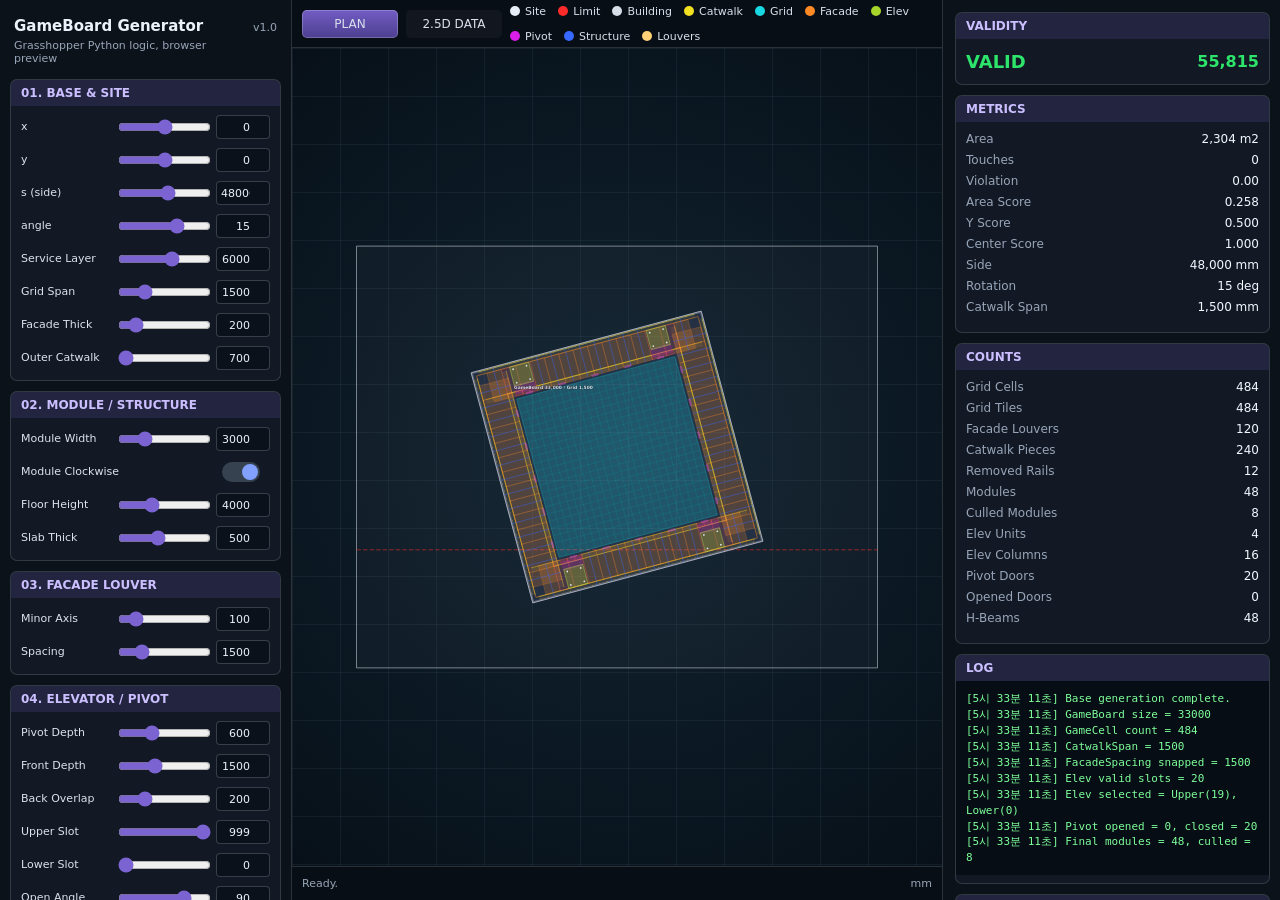
<file: index.html>
<!doctype html>
<html lang="ko">
  <head>
    <meta charset="UTF-8" />
    <meta name="viewport" content="width=device-width, initial-scale=1.0" />
    <title>GameBoard Generator Web</title>
    <link rel="stylesheet" href="./style.css" />
  </head>
  <body>
    <main class="app-shell">
      <aside class="sidebar">
        <div class="brand">
          <div>
            <h1>GameBoard Generator</h1>
            <p>Grasshopper Python logic, browser preview</p>
          </div>
          <span>v1.0</span>
        </div>

        <section class="control-group">
          <h2>01. Base & Site</h2>
          <div id="baseControls" class="control-stack"></div>
        </section>

        <section class="control-group">
          <h2>02. Module / Structure</h2>
          <div id="moduleControls" class="control-stack"></div>
        </section>

        <section class="control-group">
          <h2>03. Facade Louver</h2>
          <div id="facadeControls" class="control-stack"></div>
        </section>

        <section class="control-group">
          <h2>04. Elevator / Pivot</h2>
          <div id="elevControls" class="control-stack"></div>
        </section>

        <section class="control-group">
          <h2>05. Display</h2>
          <div id="displayControls" class="control-stack"></div>
        </section>

        <button class="danger" id="resetBtn">Reset All</button>
      </aside>

      <section class="canvas-panel">
        <header class="toolbar">
          <div class="tab active">PLAN</div>
          <div class="tab">2.5D DATA</div>
          <div class="legend" id="legend"></div>
        </header>
        <div class="viewport">
          <svg id="boardSvg" role="img" aria-label="Generated game board plan"></svg>
        </div>
        <footer class="statusbar">
          <span id="cursorReadout">Ready.</span>
          <span id="scaleReadout">mm</span>
        </footer>
      </section>

      <aside class="inspector">
        <section class="metric-card validity">
          <h2>Validity</h2>
          <div class="valid-row">
            <strong id="validText">VALID</strong>
            <span id="fitnessText">0</span>
          </div>
        </section>

        <section class="metric-card">
          <h2>Metrics</h2>
          <dl id="metricsList"></dl>
        </section>

        <section class="metric-card">
          <h2>Counts</h2>
          <dl id="countsList"></dl>
        </section>

        <section class="metric-card log-card">
          <h2>Log</h2>
          <pre id="logOutput"></pre>
        </section>

        <section class="metric-card">
          <h2>Export</h2>
          <div class="export-grid">
            <button id="exportJsonBtn">Export JSON</button>
            <button id="exportSvgBtn">Export SVG</button>
          </div>
        </section>
      </aside>
    </main>

    <script src="./app.js"></script>
  </body>
</html>
</file>
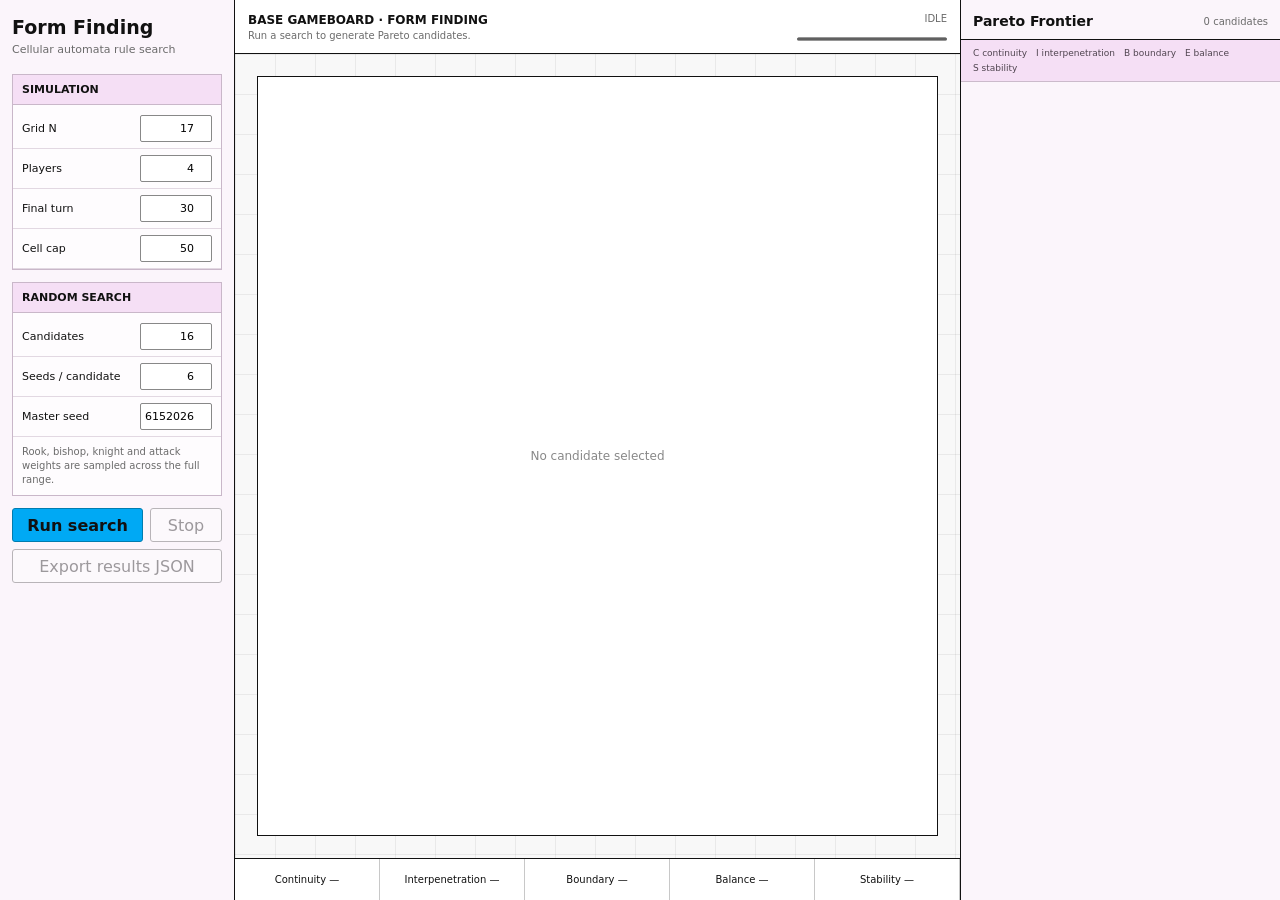
<file: base-gameboard-form-finding/index.html>
<!doctype html>
<html lang="ko">
  <head>
    <meta charset="UTF-8">
    <meta name="viewport" content="width=device-width, initial-scale=1.0">
    <title>Base GameBoard · Form Finding</title>
    <link rel="stylesheet" href="./style.css">
  </head>
  <body>
    <main class="appShell">
      <aside class="settingsPanel">
        <header class="brand">
          <h1>Form Finding</h1>
          <p>Cellular automata rule search</p>
        </header>

        <section class="controlSection">
          <h2>Simulation</h2>
          <label>Grid N <input id="gridSize" type="number" min="4" max="31" value="17"></label>
          <label>Players <input id="playerCount" type="number" min="2" max="8" value="4"></label>
          <label>Final turn <input id="turnCount" type="number" min="1" max="200" value="30"></label>
          <label>Cell cap <input id="cellCap" type="number" min="1" max="400" value="50"></label>
        </section>

        <section class="controlSection">
          <h2>Random Search</h2>
          <label>Candidates <input id="candidateCount" type="number" min="2" max="200" value="16"></label>
          <label>Seeds / candidate <input id="seedCount" type="number" min="2" max="50" value="6"></label>
          <label>Master seed <input id="masterSeed" type="number" min="1" max="9999999" value="6152026"></label>
          <p class="hint">Rook, bishop, knight and attack weights are sampled across the full range.</p>
        </section>

        <div class="commandRow">
          <button id="runButton" class="primaryButton" type="button">Run search</button>
          <button id="stopButton" type="button" disabled>Stop</button>
        </div>
        <button id="exportButton" type="button" disabled>Export results JSON</button>
      </aside>

      <section class="workspace">
        <header class="workspaceBar">
          <div>
            <strong>BASE GAMEBOARD · FORM FINDING</strong>
            <span id="selectionLabel">Run a search to generate Pareto candidates.</span>
          </div>
          <div class="statusBlock">
            <span id="progressText">IDLE</span>
            <progress id="searchProgress" max="1" value="0"></progress>
          </div>
        </header>

        <div class="boardArea">
          <svg id="resultBoard" viewBox="0 0 1000 1000" aria-label="Representative final pattern"></svg>
          <div id="emptyState">No candidate selected</div>
        </div>

        <footer class="metricBar" id="metricBar">
          <span>Continuity —</span>
          <span>Interpenetration —</span>
          <span>Boundary —</span>
          <span>Balance —</span>
          <span>Stability —</span>
        </footer>
      </section>

      <aside class="resultsPanel">
        <header>
          <h2>Pareto Frontier</h2>
          <span id="resultSummary">0 candidates</span>
        </header>
        <div class="axisLegend">
          <span>C continuity</span>
          <span>I interpenetration</span>
          <span>B boundary</span>
          <span>E balance</span>
          <span>S stability</span>
        </div>
        <div id="resultList" class="resultList"></div>
      </aside>
    </main>
    <script type="module" src="./form-app.js"></script>
  </body>
</html>
</file>
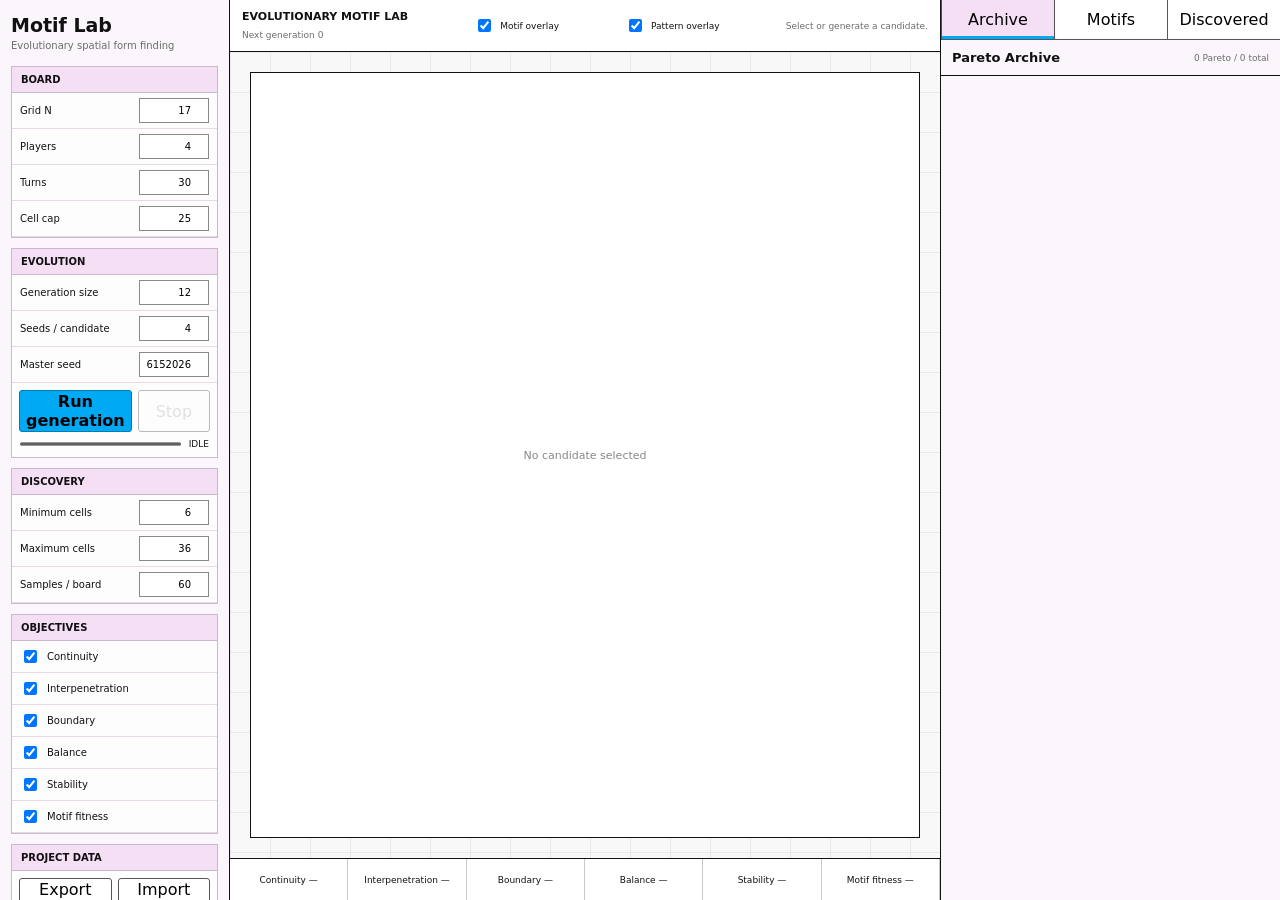
<file: base-gameboard-motif-lab/index.html>
<!doctype html>
<html lang="ko">
<head>
  <meta charset="UTF-8">
  <meta name="viewport" content="width=device-width, initial-scale=1.0">
  <title>Evolutionary Motif Lab</title>
  <link rel="stylesheet" href="./style.css">
  <link rel="stylesheet" href="./overlay.css">
</head>
<body>
  <main class="app">
    <aside class="sidebar">
      <header class="brand">
        <h1>Motif Lab</h1>
        <p>Evolutionary spatial form finding</p>
      </header>

      <section class="panel">
        <h2>Board</h2>
        <label>Grid N <input id="sizeInput" type="number" min="4" max="31"></label>
        <label>Players <input id="playersInput" type="number" min="2" max="8"></label>
        <label>Turns <input id="turnsInput" type="number" min="1" max="200"></label>
        <label>Cell cap <input id="capInput" type="number" min="1" max="400"></label>
        <p id="occupancyWarning" class="warning" hidden></p>
      </section>

      <section class="panel">
        <h2>Evolution</h2>
        <label>Generation size <input id="generationSizeInput" type="number" min="2" max="100"></label>
        <label>Seeds / candidate <input id="seedsInput" type="number" min="2" max="30"></label>
        <label>Master seed <input id="masterSeedInput" type="number" min="1" max="99999999"></label>
        <div class="buttonGrid">
          <button id="runGenerationBtn" class="primary">Run generation</button>
          <button id="stopBtn" disabled>Stop</button>
        </div>
        <div class="progressLine"><progress id="progress" max="1" value="0"></progress><span id="progressLabel">IDLE</span></div>
      </section>

      <section class="panel">
        <h2>Discovery</h2>
        <label>Minimum cells <input id="minPatternInput" type="number" min="4" max="100"></label>
        <label>Maximum cells <input id="maxPatternInput" type="number" min="6" max="200"></label>
        <label>Samples / board <input id="sampleInput" type="number" min="5" max="500"></label>
      </section>

      <section class="panel">
        <h2>Objectives</h2>
        <div id="objectiveControls" class="toggleList"></div>
      </section>

      <section class="panel">
        <h2>Project Data</h2>
        <div class="buttonGrid">
          <button id="exportBtn">Export JSON</button>
          <button id="importBtn">Import JSON</button>
        </div>
        <button id="resetBtn" class="danger">Reset saved data</button>
        <input id="importFile" type="file" accept="application/json" hidden>
        <p id="saveStatus" class="saveStatus">Auto-save ready</p>
      </section>
    </aside>

    <section class="workspace">
      <header class="toolbar">
        <div><strong>EVOLUTIONARY MOTIF LAB</strong><span id="generationLabel">Generation 0</span></div>
        <label class="overlayToggle"><input id="motifOverlayInput" type="checkbox" checked> Motif overlay</label>
        <label class="overlayToggle"><input id="patternOverlayInput" type="checkbox" checked> Pattern overlay</label>
        <div class="candidateMeta" id="candidateMeta">Select or generate a candidate.</div>
      </header>
      <div class="boardWrap">
        <svg id="boardSvg" viewBox="0 0 1000 1000"></svg>
        <div id="emptyBoard">No candidate selected</div>
      </div>
      <footer id="metricStrip" class="metricStrip"></footer>
    </section>

    <aside class="library">
      <nav class="tabs">
        <button data-tab="archive" class="active">Archive</button>
        <button data-tab="motifs">Motifs</button>
        <button data-tab="discovered">Discovered</button>
      </nav>
      <section id="archiveView" class="view active">
        <header class="viewHeader"><h2>Pareto Archive</h2><span id="archiveCount"></span></header>
        <div id="archiveList"></div>
      </section>
      <section id="motifsView" class="view">
        <header class="viewHeader"><h2>Motif Library</h2><button id="newMotifBtn">New motif</button></header>
        <div id="motifList"></div>
      </section>
      <section id="discoveredView" class="view">
        <header class="viewHeader"><h2>Discovered Patterns</h2><span id="discoveredCount"></span></header>
        <div id="discoveredList"></div>
      </section>
    </aside>
  </main>

  <dialog id="motifDialog">
    <form method="dialog" class="editor">
      <header><h2>Motif Editor</h2><button value="cancel" aria-label="Close">×</button></header>
      <div class="editorBody">
        <div>
          <div class="toolRow" id="editorTools">
            <button type="button" data-tool="1" class="active">Required</button>
            <button type="button" data-tool="2">Optional</button>
            <button type="button" data-tool="3">Empty</button>
            <button type="button" data-tool="0">Ignore</button>
          </div>
          <div id="editorGrid" class="editorGrid"></div>
          <div class="gridActions">
            <button id="addRowBtn" type="button">+ Row</button>
            <button id="addColBtn" type="button">+ Column</button>
            <button id="clearGridBtn" type="button">Clear</button>
          </div>
        </div>
        <div class="editorFields">
          <label>Name <input id="motifNameInput" type="text" maxlength="80"></label>
          <label>Description <textarea id="motifDescriptionInput" rows="4"></textarea></label>
          <label>Weight <input id="motifWeightInput" type="number" min="-100" max="100"></label>
          <label>Minimum completion <input id="motifCompletionInput" type="number" min="0" max="1" step="0.05"></label>
          <label class="check"><input id="motifEnabledInput" type="checkbox"> Enabled</label>
        </div>
      </div>
      <footer><button value="cancel">Cancel</button><button id="saveMotifBtn" type="button" class="primary">Save motif</button></footer>
    </form>
  </dialog>
  <script type="module" src="./lab-app.js"></script>
</body>
</html>
</file>
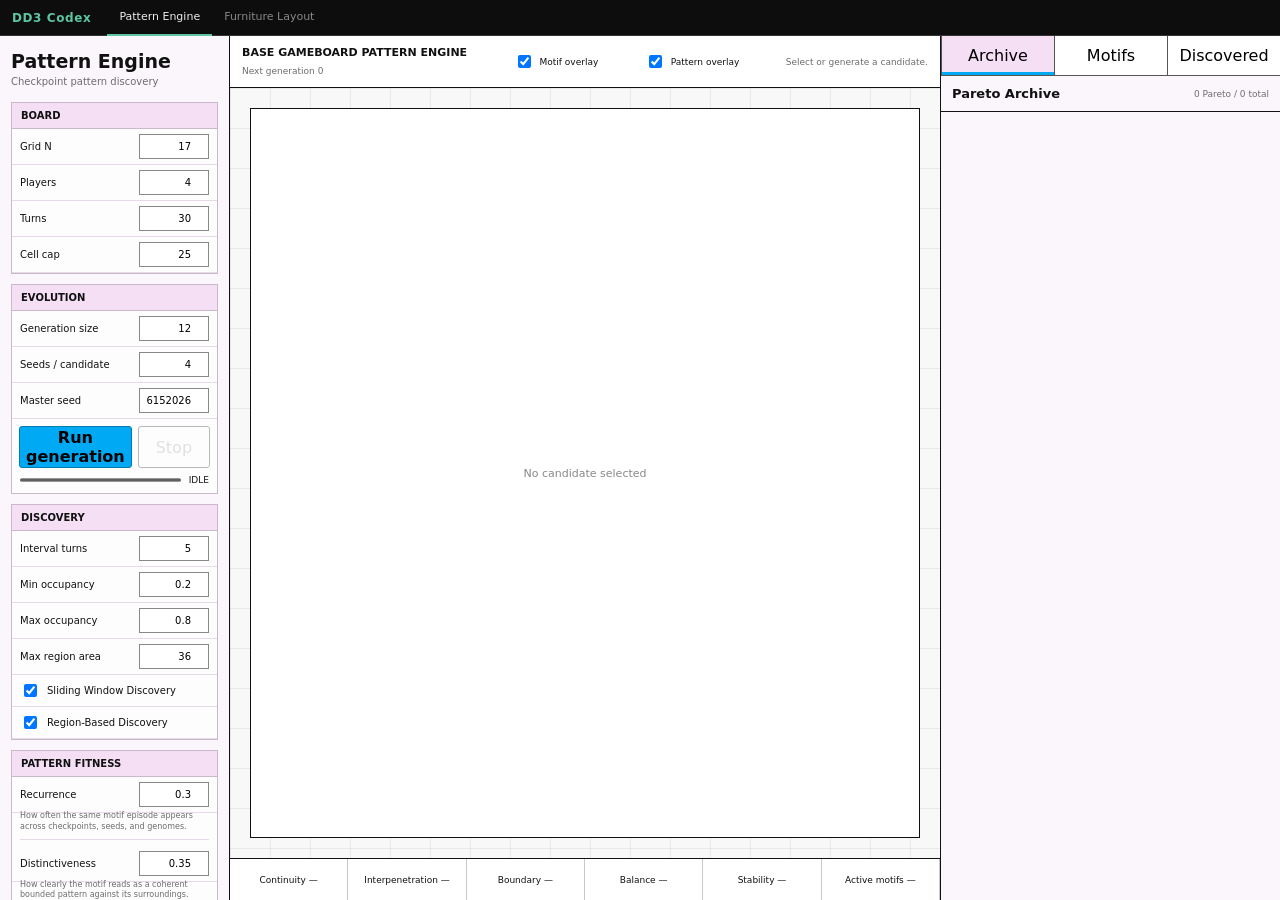
<file: base-gameboard-pattern-engine/index.html>
<!doctype html>
<html lang="ko">
<head>
  <meta charset="UTF-8">
  <meta name="viewport" content="width=device-width, initial-scale=1.0">
  <title>Pattern Engine Lab</title>
  <link rel="stylesheet" href="./style.css">
  <link rel="stylesheet" href="./overlay.css">
</head>
<body>
  <nav class="appnav">
    <span class="brand">DD3 Codex</span>
    <a href="./index.html" class="active">Pattern Engine</a>
    <a href="./furniture-lab.html">Furniture Layout</a>
  </nav>
  <main class="app">
    <aside class="sidebar">
      <header class="brand">
        <h1>Pattern Engine</h1>
        <p>Checkpoint pattern discovery</p>
      </header>

      <section class="panel">
        <h2>Board</h2>
        <label>Grid N <input id="sizeInput" type="number" min="4" max="31"></label>
        <label>Players <input id="playersInput" type="number" min="2" max="8"></label>
        <label>Turns <input id="turnsInput" type="number" min="1" max="200"></label>
        <label>Cell cap <input id="capInput" type="number" min="1" max="400"></label>
        <p id="occupancyWarning" class="warning" hidden></p>
      </section>

      <section class="panel">
        <h2>Evolution</h2>
        <label>Generation size <input id="generationSizeInput" type="number" min="2" max="100"></label>
        <label>Seeds / candidate <input id="seedsInput" type="number" min="2" max="30"></label>
        <label>Master seed <input id="masterSeedInput" type="number" min="1" max="99999999"></label>
        <div class="buttonGrid">
          <button id="runGenerationBtn" class="primary">Run generation</button>
          <button id="stopBtn" disabled>Stop</button>
        </div>
        <div class="progressLine"><progress id="progress" max="1" value="0"></progress><span id="progressLabel">IDLE</span></div>
      </section>

      <section class="panel">
        <h2>Discovery</h2>
        <label>Interval turns <input id="patternIntervalInput" type="number" min="1" max="50"></label>
        <label>Min occupancy <input id="minOccupancyInput" type="number" min="0" max="1" step="0.05"></label>
        <label>Max occupancy <input id="maxOccupancyInput" type="number" min="0" max="1" step="0.05"></label>
        <label>Max region area <input id="maxRegionAreaInput" type="number" min="4" max="400"></label>
        <div class="toggleList">
          <label><input id="slidingDiscoveryInput" type="checkbox"> Sliding Window Discovery</label>
          <label><input id="regionDiscoveryInput" type="checkbox"> Region-Based Discovery</label>
        </div>
      </section>

      <section class="panel">
        <h2>Pattern Fitness</h2>
        <label>Recurrence <input id="recurrenceWeightInput" type="number" min="0" max="5" step="0.05"></label>
        <p class="hint">How often the same motif episode appears across checkpoints, seeds, and genomes.</p>
        <label>Distinctiveness <input id="distinctivenessWeightInput" type="number" min="0" max="5" step="0.05"></label>
        <p class="hint">How clearly the motif reads as a coherent bounded pattern against its surroundings.</p>
        <label>Symmetry <input id="symmetryWeightInput" type="number" min="0" max="5" step="0.05"></label>
        <p class="hint">Rewards rotation/reflection order and balanced geometric regularity.</p>
        <label>Void structure <input id="voidWeightInput" type="number" min="0" max="5" step="0.05"></label>
        <p class="hint">Rewards useful internal empty-cell structure for later circulation, planting, or furniture checks.</p>
      </section>

      <section class="panel">
        <h2>Objectives</h2>
        <div id="objectiveControls" class="toggleList"></div>
      </section>

      <section class="panel">
        <h2>Project Data</h2>
        <div class="buttonGrid">
          <button id="exportBtn">Export JSON</button>
          <button id="importBtn">Import JSON</button>
        </div>
        <button id="resetBtn" class="danger">Reset saved data</button>
        <input id="importFile" type="file" accept="application/json" hidden>
        <p id="saveStatus" class="saveStatus">Auto-save ready</p>
      </section>
    </aside>

    <section class="workspace">
      <header class="toolbar">
        <div><strong>BASE GAMEBOARD PATTERN ENGINE</strong><span id="generationLabel">Generation 0</span></div>
        <label class="overlayToggle"><input id="motifOverlayInput" type="checkbox" checked> Motif overlay</label>
        <label class="overlayToggle"><input id="patternOverlayInput" type="checkbox" checked> Pattern overlay</label>
        <div class="candidateMeta" id="candidateMeta">Select or generate a candidate.</div>
      </header>
      <div class="boardWrap">
        <svg id="boardSvg" viewBox="0 0 1000 1000"></svg>
        <div id="emptyBoard">No candidate selected</div>
      </div>
      <footer id="metricStrip" class="metricStrip"></footer>
    </section>

    <aside class="library">
      <nav class="tabs">
        <button data-tab="archive" class="active">Archive</button>
        <button data-tab="motifs">Motifs</button>
        <button data-tab="discovered">Discovered</button>
      </nav>
      <section id="archiveView" class="view active">
        <header class="viewHeader"><h2>Pareto Archive</h2><span id="archiveCount"></span></header>
        <div id="archiveList"></div>
      </section>
      <section id="motifsView" class="view">
        <header class="viewHeader"><h2>Motif Library</h2><span>Promoted discoveries</span></header>
        <div id="motifList"></div>
      </section>
      <section id="discoveredView" class="view">
        <header class="viewHeader"><h2>Discovered Patterns</h2><span id="discoveredCount"></span></header>
        <div id="discoveredList"></div>
      </section>
    </aside>
  </main>

  <dialog id="motifDialog" hidden>
    <form method="dialog" class="editor">
      <header><h2>Motif Editor</h2><button value="cancel" aria-label="Close">×</button></header>
      <div class="editorBody">
        <div>
          <div class="toolRow" id="editorTools">
            <button type="button" data-tool="1" class="active">Required</button>
            <button type="button" data-tool="2">Optional</button>
            <button type="button" data-tool="3">Empty</button>
            <button type="button" data-tool="0">Ignore</button>
          </div>
          <div id="editorGrid" class="editorGrid"></div>
          <div class="gridActions">
            <button id="addRowBtn" type="button">+ Row</button>
            <button id="addColBtn" type="button">+ Column</button>
            <button id="clearGridBtn" type="button">Clear</button>
          </div>
        </div>
        <div class="editorFields">
          <label>Name <input id="motifNameInput" type="text" maxlength="80"></label>
          <label>Description <textarea id="motifDescriptionInput" rows="4"></textarea></label>
          <label>Weight <input id="motifWeightInput" type="number" min="-100" max="100"></label>
          <label>Minimum completion <input id="motifCompletionInput" type="number" min="0" max="1" step="0.05"></label>
          <label class="check"><input id="motifEnabledInput" type="checkbox"> Enabled</label>
        </div>
      </div>
      <footer><button value="cancel">Cancel</button><button id="saveMotifBtn" type="button" class="primary">Save motif</button></footer>
    </form>
  </dialog>
  <script type="module" src="./lab-app.js"></script>
</body>
</html>
</file>
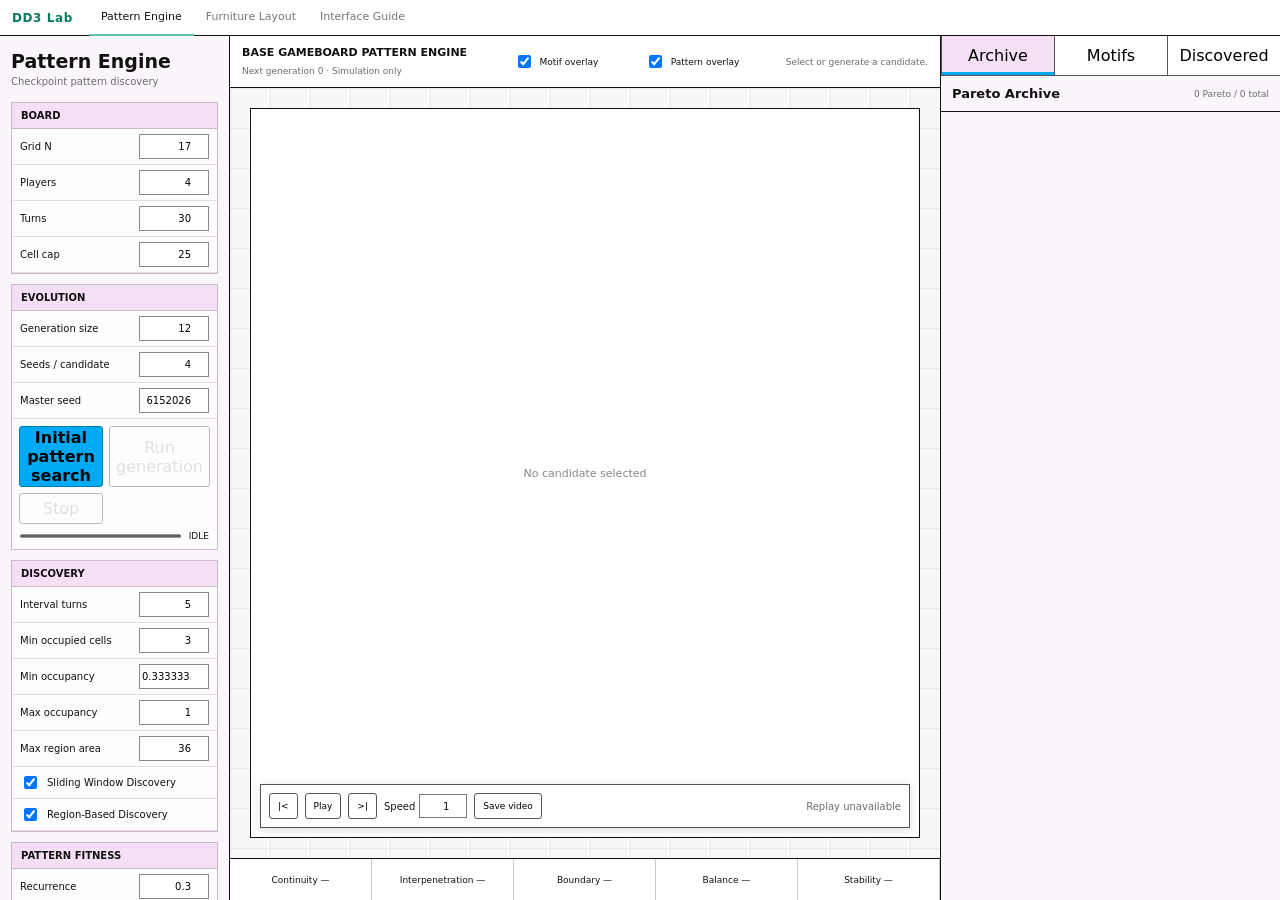
<file: base-gameboard-simulation-rules/index.html>
<!doctype html>
<html lang="ko">
<head>
  <meta charset="UTF-8">
  <meta name="viewport" content="width=device-width, initial-scale=1.0">
  <title>Pattern Engine Lab</title>
  <link rel="stylesheet" href="./style.css">
  <link rel="stylesheet" href="./overlay.css">
</head>
<body>
  <nav class="appnav">
    <span class="brand">DD3 Lab</span>
    <a href="./index.html" class="active">Pattern Engine</a>
    <a href="./furniture-lab.html">Furniture Layout</a>
    <a href="./interface-guide.html">Interface Guide</a>
  </nav>
  <main class="app">
    <aside class="sidebar">
      <header class="brand">
        <h1>Pattern Engine</h1>
        <p>Checkpoint pattern discovery</p>
      </header>

      <section class="panel">
        <h2>Board</h2>
        <label>Grid N <input id="sizeInput" type="number" min="4" max="31"></label>
        <label>Players <input id="playersInput" type="number" min="2" max="8"></label>
        <label>Turns <input id="turnsInput" type="number" min="1" max="200"></label>
        <label>Cell cap <input id="capInput" type="number" min="1" max="400"></label>
        <p id="occupancyWarning" class="warning" hidden></p>
      </section>

      <section class="panel">
        <h2>Evolution</h2>
        <label>Generation size <input id="generationSizeInput" type="number" min="2" max="100"></label>
        <label>Seeds / candidate <input id="seedsInput" type="number" min="2" max="30"></label>
        <label>Master seed <input id="masterSeedInput" type="number" min="1" max="99999999"></label>
        <div class="buttonGrid">
          <button id="initialPatternSearchBtn" class="primary">Initial pattern search</button>
          <button id="runGenerationBtn">Run generation</button>
          <button id="stopBtn" disabled>Stop</button>
        </div>
        <div class="progressLine"><progress id="progress" max="1" value="0"></progress><span id="progressLabel">IDLE</span></div>
      </section>

      <section class="panel">
        <h2>Discovery</h2>
        <label>Interval turns <input id="patternIntervalInput" type="number" min="1" max="50"></label>
        <label>Min occupied cells <input id="minOccupiedInput" type="number" min="1" max="50"></label>
        <label>Min occupancy <input id="minOccupancyInput" type="number" min="0" max="1" step="0.05"></label>
        <label>Max occupancy <input id="maxOccupancyInput" type="number" min="0" max="1" step="0.05"></label>
        <label>Max region area <input id="maxRegionAreaInput" type="number" min="4" max="400"></label>
        <div class="toggleList">
          <label><input id="slidingDiscoveryInput" type="checkbox"> Sliding Window Discovery</label>
          <label><input id="regionDiscoveryInput" type="checkbox"> Region-Based Discovery</label>
        </div>
      </section>

      <section class="panel">
        <h2>Pattern Fitness</h2>
        <label>Recurrence <input id="recurrenceWeightInput" type="number" min="0" max="5" step="0.05"></label>
        <p class="hint">How often the same motif episode appears across checkpoints, seeds, and genomes.</p>
        <label>Distinctiveness <input id="distinctivenessWeightInput" type="number" min="0" max="5" step="0.05"></label>
        <p class="hint">How clearly the motif reads as a coherent bounded pattern against its surroundings.</p>
        <label>Symmetry <input id="symmetryWeightInput" type="number" min="0" max="5" step="0.05"></label>
        <p class="hint">Rewards rotation/reflection order and balanced geometric regularity.</p>
        <label>Void structure <input id="voidWeightInput" type="number" min="0" max="5" step="0.05"></label>
        <p class="hint">Rewards useful internal empty-cell structure for later circulation, planting, or furniture checks.</p>
      </section>

      <section class="panel">
        <h2>Objectives</h2>
        <div id="objectiveControls" class="toggleList"></div>
      </section>

      <section class="panel">
        <h2>Project Data</h2>
        <div class="buttonGrid">
          <button id="exportBtn">Export JSON</button>
          <button id="importBtn">Import JSON</button>
        </div>
        <button id="resetBtn" class="danger">Reset saved data</button>
        <input id="importFile" type="file" accept="application/json" hidden>
        <p id="saveStatus" class="saveStatus">Auto-save ready</p>
      </section>
    </aside>

    <section class="workspace">
      <header class="toolbar">
        <div><strong>BASE GAMEBOARD PATTERN ENGINE</strong><span id="generationLabel">Generation 0</span></div>
        <label class="overlayToggle"><input id="motifOverlayInput" type="checkbox" checked> Motif overlay</label>
        <label class="overlayToggle"><input id="patternOverlayInput" type="checkbox" checked> Pattern overlay</label>
        <div class="candidateMeta" id="candidateMeta">Select or generate a candidate.</div>
      </header>
      <div class="boardWrap">
        <svg id="boardSvg" viewBox="0 0 1000 1000"></svg>
        <div id="emptyBoard">No candidate selected</div>
        <div id="replayControls" class="replayControls" hidden>
          <button id="replayStartBtn" type="button">|&lt;</button>
          <button id="replayPlayBtn" type="button">Play</button>
          <button id="replayEndBtn" type="button">&gt;|</button>
          <label>Speed <input id="replaySpeedInput" type="number" min="0.25" max="8" step="0.25" value="1"></label>
          <button id="replaySaveBtn" type="button">Save video</button>
          <span id="replayStatus">Replay unavailable</span>
        </div>
        <canvas id="replayRecordCanvas" width="1280" height="1280" hidden></canvas>
      </div>
      <footer id="metricStrip" class="metricStrip"></footer>
    </section>

    <aside class="library">
      <nav class="tabs">
        <button data-tab="archive" class="active">Archive</button>
        <button data-tab="motifs">Motifs</button>
        <button data-tab="discovered">Discovered</button>
      </nav>
      <section id="archiveView" class="view active">
        <header class="viewHeader"><h2>Pareto Archive</h2><span id="archiveCount"></span></header>
        <div id="archiveList"></div>
      </section>
      <section id="motifsView" class="view">
        <header class="viewHeader">
          <h2>Motif Library</h2>
          <label class="sortControl">Sort <select id="motifSortSelect"></select></label>
        </header>
        <div id="motifList"></div>
      </section>
      <section id="discoveredView" class="view">
        <header class="viewHeader">
          <h2>Discovered Patterns</h2>
          <div class="sortStack"><span id="discoveredCount"></span><label class="sortControl">Sort <select id="discoveredSortSelect"></select></label></div>
        </header>
        <div id="discoveredList"></div>
      </section>
    </aside>
  </main>

  <dialog id="motifDialog" hidden>
    <form method="dialog" class="editor">
      <header><h2>Motif Editor</h2><button value="cancel" aria-label="Close">×</button></header>
      <div class="editorBody">
        <div>
          <div class="toolRow" id="editorTools">
            <button type="button" data-tool="1" class="active">Required</button>
            <button type="button" data-tool="2">Optional</button>
            <button type="button" data-tool="3">Empty</button>
            <button type="button" data-tool="0">Ignore</button>
          </div>
          <div id="editorGrid" class="editorGrid"></div>
          <div class="gridActions">
            <button id="addRowBtn" type="button">+ Row</button>
            <button id="addColBtn" type="button">+ Column</button>
            <button id="clearGridBtn" type="button">Clear</button>
          </div>
        </div>
        <div class="editorFields">
          <label>Name <input id="motifNameInput" type="text" maxlength="80"></label>
          <label>Description <textarea id="motifDescriptionInput" rows="4"></textarea></label>
          <label>Weight <input id="motifWeightInput" type="number" min="-100" max="100"></label>
          <label>Minimum completion <input id="motifCompletionInput" type="number" min="0" max="1" step="0.05"></label>
          <label class="check"><input id="motifEnabledInput" type="checkbox"> Enabled</label>
        </div>
      </div>
      <footer><button value="cancel">Cancel</button><button id="saveMotifBtn" type="button" class="primary">Save motif</button></footer>
    </form>
  </dialog>
  <script type="module" src="./lab-app.js"></script>
</body>
</html>
</file>
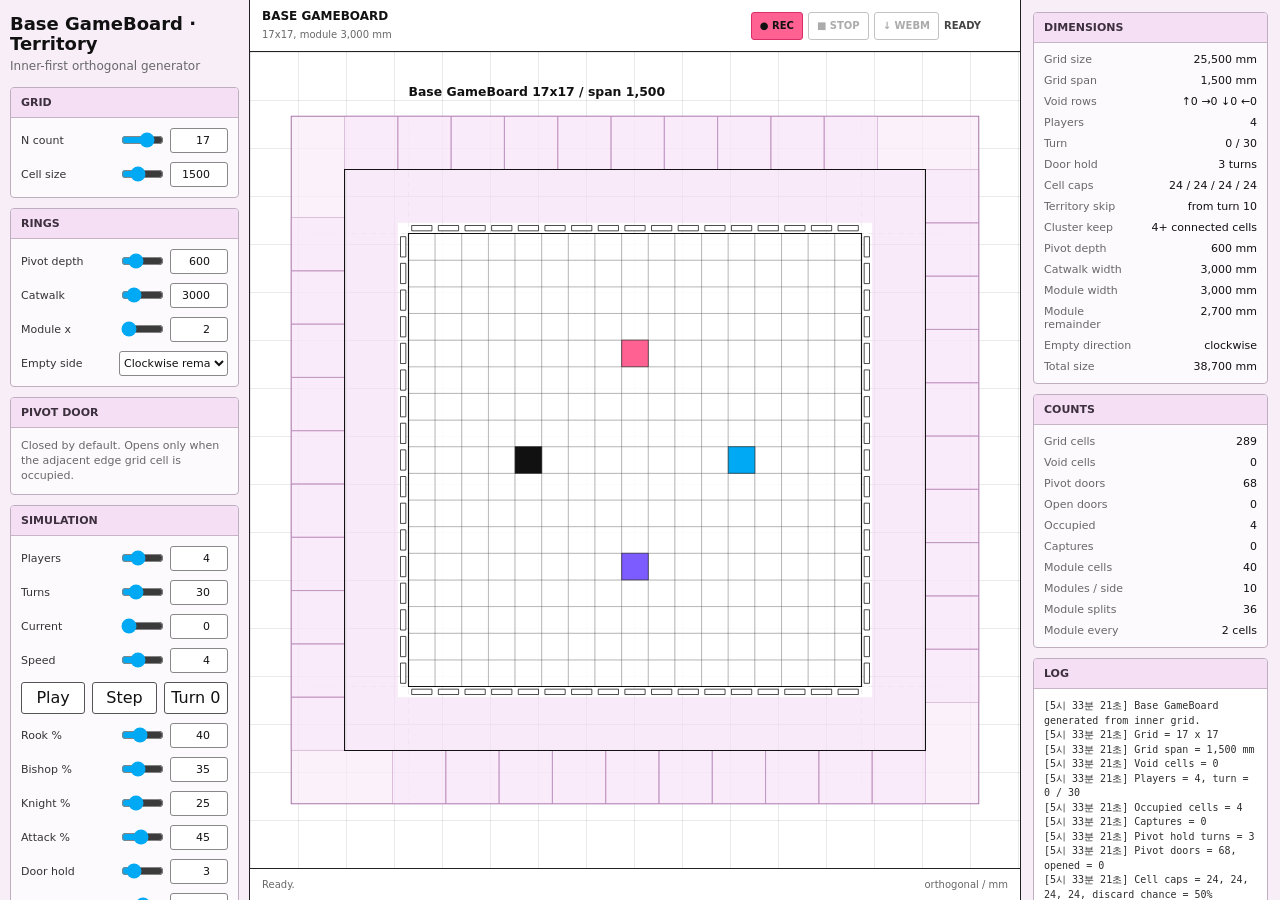
<file: base-gameboard-territory/index.html>
<!doctype html>
<html lang="ko">
  <head>
    <meta charset="UTF-8" />
    <meta name="viewport" content="width=device-width, initial-scale=1.0" />
    <title>Base GameBoard · Territory</title>
    <link rel="stylesheet" href="./style.css" />
  </head>
  <body>
    <main class="shell">
      <aside class="controls">
        <header>
          <h1>Base GameBoard · Territory</h1>
          <p>Inner-first orthogonal generator</p>
        </header>

        <section>
          <h2>Grid</h2>
          <div id="gridControls" class="stack"></div>
        </section>

        <section>
          <h2>Rings</h2>
          <div id="ringControls" class="stack"></div>
        </section>

        <section>
          <h2>Pivot Door</h2>
          <div id="pivotControls" class="stack"></div>
        </section>

        <section>
          <h2>Simulation</h2>
          <div id="simControls" class="stack"></div>
        </section>

        <section>
          <h2>Void</h2>
          <div id="voidControls" class="stack"></div>
        </section>

        <section>
          <h2>Display</h2>
          <div id="displayControls" class="stack"></div>
        </section>

        <button id="resetBtn" class="reset">Reset</button>
      </aside>

      <section class="drawing">
        <header class="topbar">
          <div>
            <strong>BASE GAMEBOARD</strong>
            <span id="subtitle">N*N grid + pivot doors + catwalk rings</span>
          </div>
          <div class="recordControls" aria-label="Board recording controls">
            <button id="recordBtn" class="recordButton" type="button">● REC</button>
            <button id="recordStopBtn" type="button" disabled>■ STOP</button>
            <button id="videoDownloadBtn" type="button" disabled>↓ WEBM</button>
            <span id="recordStatus">READY</span>
          </div>
          <div class="legend" id="legend"></div>
        </header>
        <div class="viewport">
          <svg id="boardSvg" aria-label="Base gameboard plan"></svg>
        </div>
        <footer class="bottombar">
          <span id="readout">Ready.</span>
          <span>orthogonal / mm</span>
        </footer>
      </section>

      <aside class="inspector">
        <section class="card">
          <h2>Dimensions</h2>
          <dl id="dimensionList"></dl>
        </section>
        <section class="card">
          <h2>Counts</h2>
          <dl id="countList"></dl>
        </section>
        <section class="card">
          <h2>Log</h2>
          <pre id="logOutput"></pre>
        </section>
        <section class="card">
          <h2>Export</h2>
          <div class="exportRow">
            <button id="jsonBtn">JSON</button>
            <button id="svgBtn">SVG</button>
          </div>
        </section>
      </aside>
    </main>
    <canvas id="recordCanvas" width="1920" height="1080" hidden></canvas>
    <script type="module" src="./app.js"></script>
  </body>
</html>
</file>
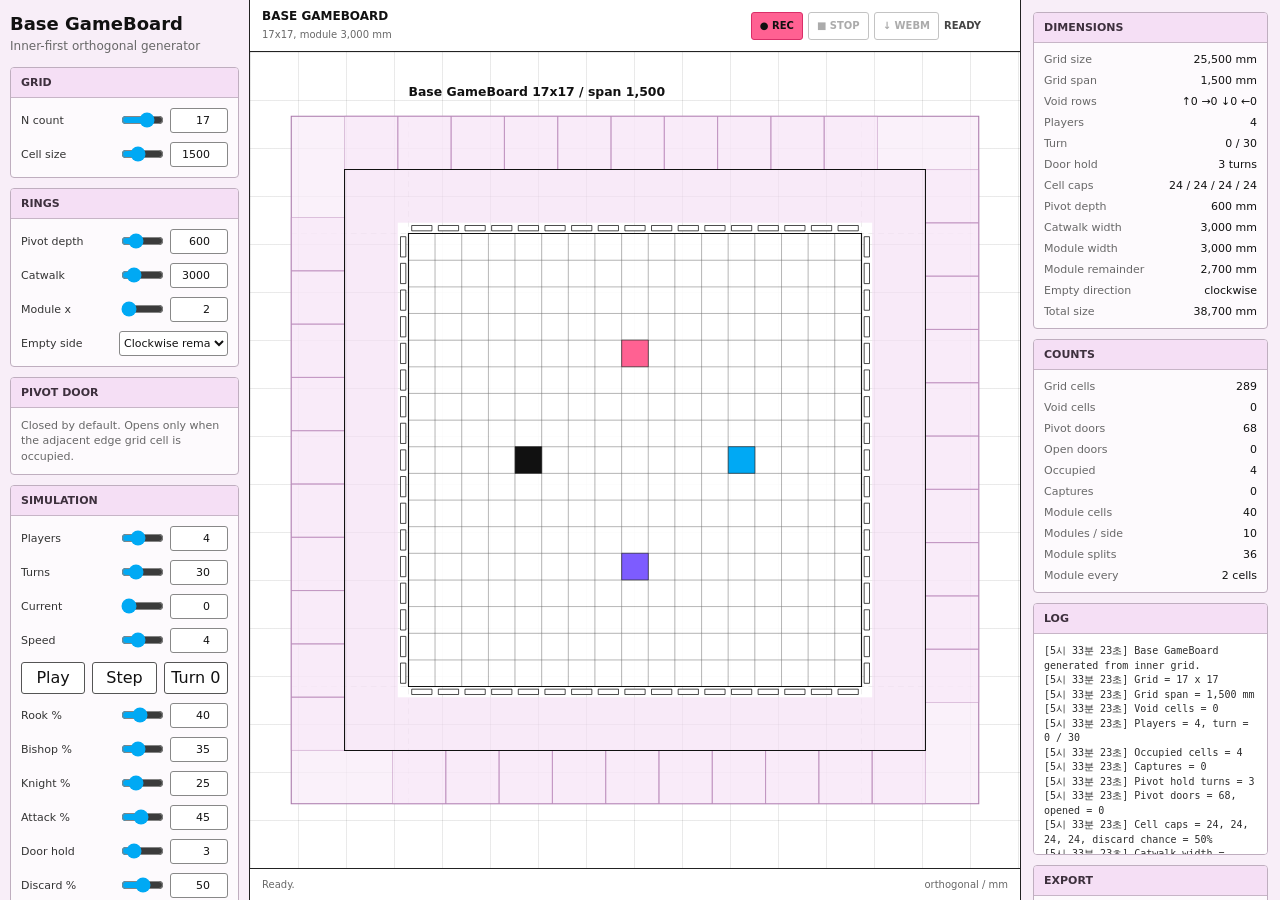
<file: base-gameboard/index.html>
<!doctype html>
<html lang="ko">
  <head>
    <meta charset="UTF-8" />
    <meta name="viewport" content="width=device-width, initial-scale=1.0" />
    <title>Base GameBoard</title>
    <link rel="stylesheet" href="./style.css" />
  </head>
  <body>
    <main class="shell">
      <aside class="controls">
        <header>
          <h1>Base GameBoard</h1>
          <p>Inner-first orthogonal generator</p>
        </header>

        <section>
          <h2>Grid</h2>
          <div id="gridControls" class="stack"></div>
        </section>

        <section>
          <h2>Rings</h2>
          <div id="ringControls" class="stack"></div>
        </section>

        <section>
          <h2>Pivot Door</h2>
          <div id="pivotControls" class="stack"></div>
        </section>

        <section>
          <h2>Simulation</h2>
          <div id="simControls" class="stack"></div>
        </section>

        <section>
          <h2>Void</h2>
          <div id="voidControls" class="stack"></div>
        </section>

        <section>
          <h2>Display</h2>
          <div id="displayControls" class="stack"></div>
        </section>

        <button id="resetBtn" class="reset">Reset</button>
      </aside>

      <section class="drawing">
        <header class="topbar">
          <div>
            <strong>BASE GAMEBOARD</strong>
            <span id="subtitle">N*N grid + pivot doors + catwalk rings</span>
          </div>
          <div class="recordControls" aria-label="Board recording controls">
            <button id="recordBtn" class="recordButton" type="button">● REC</button>
            <button id="recordStopBtn" type="button" disabled>■ STOP</button>
            <button id="videoDownloadBtn" type="button" disabled>↓ WEBM</button>
            <span id="recordStatus">READY</span>
          </div>
          <div class="legend" id="legend"></div>
        </header>
        <div class="viewport">
          <svg id="boardSvg" aria-label="Base gameboard plan"></svg>
        </div>
        <footer class="bottombar">
          <span id="readout">Ready.</span>
          <span>orthogonal / mm</span>
        </footer>
      </section>

      <aside class="inspector">
        <section class="card">
          <h2>Dimensions</h2>
          <dl id="dimensionList"></dl>
        </section>
        <section class="card">
          <h2>Counts</h2>
          <dl id="countList"></dl>
        </section>
        <section class="card">
          <h2>Log</h2>
          <pre id="logOutput"></pre>
        </section>
        <section class="card">
          <h2>Export</h2>
          <div class="exportRow">
            <button id="jsonBtn">JSON</button>
            <button id="svgBtn">SVG</button>
          </div>
        </section>
      </aside>
    </main>
    <canvas id="recordCanvas" width="1920" height="1080" hidden></canvas>
    <script type="module" src="./app.js"></script>
  </body>
</html>
</file>
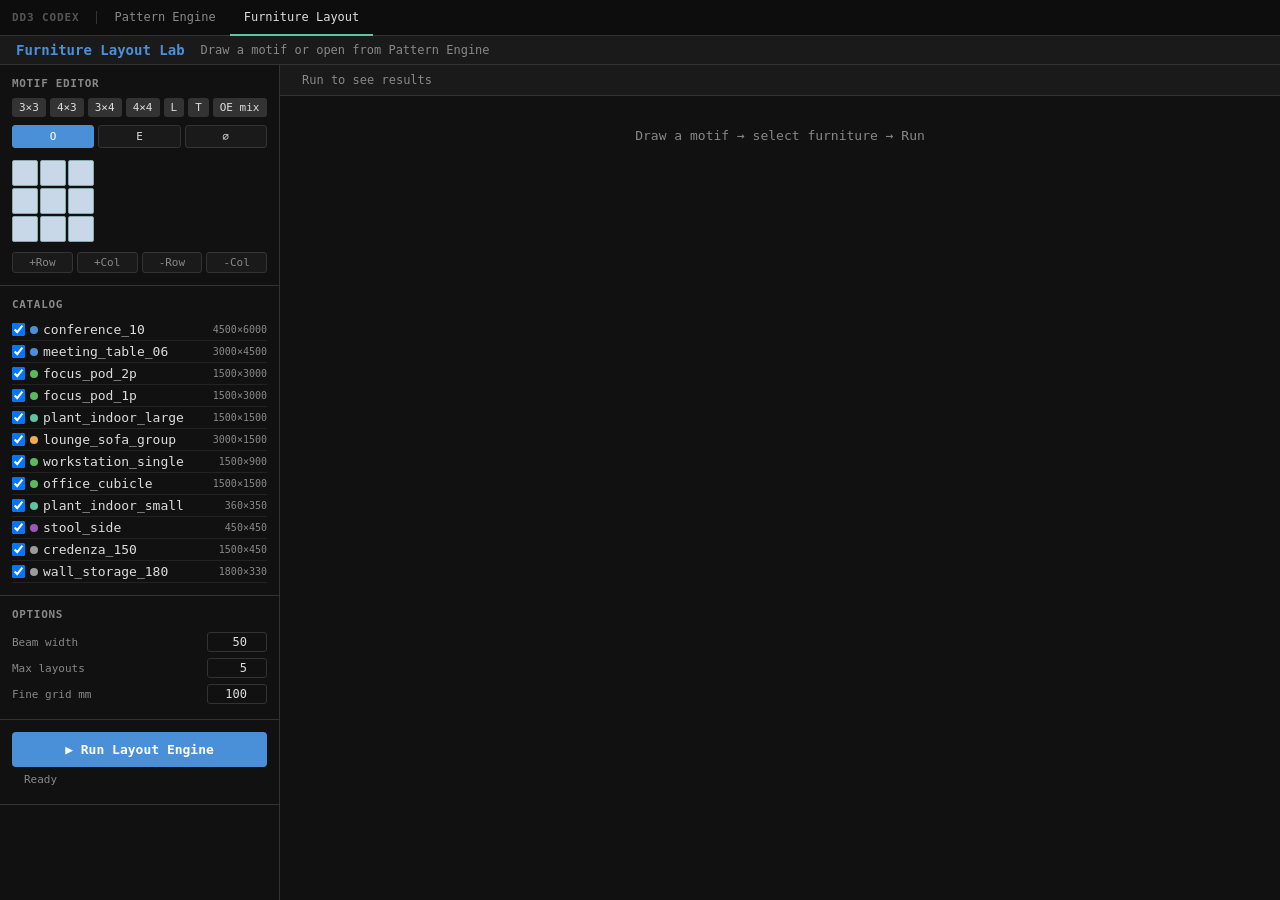
<file: base-gameboard-pattern-engine/furniture-lab.html>
<!doctype html>
<html lang="ko">
<head>
<meta charset="UTF-8">
<meta name="viewport" content="width=device-width,initial-scale=1">
<title>Furniture Layout Lab</title>
<style>
*, *::before, *::after { box-sizing: border-box; margin: 0; padding: 0; }
:root {
  --bg: #111;
  --surface: #1a1a1a;
  --border: #333;
  --text: #ddd;
  --muted: #888;
  --accent: #4A90D9;
  --danger: #e05252;
  font-family: 'Consolas', 'Monaco', monospace;
  font-size: 13px;
}
body { background: var(--bg); color: var(--text); min-height: 100vh; display: flex; flex-direction: column; }
/* ── Shared nav (same in both apps) ── */
nav.appnav { display: flex; align-items: center; gap: 0; padding: 0 12px; border-bottom: 1px solid var(--border); background: #0d0d0d; height: 36px; flex-shrink: 0; }
nav.appnav .brand { font-size: 11px; font-weight: 700; letter-spacing: 0.08em; color: #555; text-transform: uppercase; padding-right: 16px; border-right: 1px solid var(--border); margin-right: 4px; }
nav.appnav a { display: inline-flex; align-items: center; padding: 0 14px; height: 36px; font-size: 12px; color: var(--muted); text-decoration: none; border-bottom: 2px solid transparent; margin-bottom: -1px; transition: color 0.15s; }
nav.appnav a:hover { color: var(--text); }
nav.appnav a.active { color: var(--text); border-bottom-color: #5DC5A4; }
nav.appnav .motif-badge { margin-left: auto; font-size: 11px; color: #5DC5A4; background: #1a2e1a; border: 1px solid #3a5a3a; border-radius: 3px; padding: 2px 8px; }
header.topbar { display: flex; align-items: center; gap: 16px; padding: 6px 16px; border-bottom: 1px solid var(--border); background: var(--surface); }
header.topbar h1 { font-size: 14px; font-weight: 600; color: var(--accent); }
header.topbar span { color: var(--muted); font-size: 12px; }
.main { display: flex; flex: 1; overflow: hidden; }
.sidebar { width: 280px; min-width: 280px; border-right: 1px solid var(--border); overflow-y: auto; display: flex; flex-direction: column; gap: 0; }
.panel { padding: 12px; border-bottom: 1px solid var(--border); }
.panel h2 { font-size: 11px; text-transform: uppercase; color: var(--muted); margin-bottom: 8px; letter-spacing: 0.06em; }
.preset-row { display: flex; flex-wrap: wrap; gap: 4px; margin-bottom: 8px; }
.preset-row button { background: var(--border); border: none; color: var(--text); padding: 3px 7px; border-radius: 3px; cursor: pointer; font-family: inherit; font-size: 11px; }
.preset-row button:hover { background: var(--accent); }

/* Grid editor */
#gridEditor { display: inline-grid; gap: 2px; margin: 6px 0; }
.gc { width: 26px; height: 26px; border: 1px solid #444; cursor: pointer; border-radius: 2px; transition: background 0.1s; }
.gc[data-t="O"] { background: #c8d8e8; border-color: #8aa; }
.gc[data-t="E"] { background: #2a3a2a; border-color: #4a6a4a; }
.gc[data-t="0"] { background: #1a1a1a; border-color: #333; }
.tool-row { display: flex; gap: 4px; margin-bottom: 6px; }
.tool-btn { flex: 1; padding: 4px; border: 1px solid var(--border); background: var(--surface); color: var(--text); cursor: pointer; border-radius: 3px; font-family: inherit; font-size: 11px; }
.tool-btn.active { background: var(--accent); border-color: var(--accent); color: #fff; }
.grid-actions { display: flex; gap: 4px; margin-top: 4px; }
.grid-actions button { flex: 1; padding: 3px; border: 1px solid var(--border); background: var(--surface); color: var(--muted); cursor: pointer; border-radius: 3px; font-family: inherit; font-size: 11px; }
.grid-actions button:hover { color: var(--text); border-color: var(--text); }

/* Catalog list */
.cat-item { display: flex; align-items: center; gap: 6px; padding: 3px 0; border-bottom: 1px solid #222; }
.cat-item label { flex: 1; display: flex; align-items: center; gap: 5px; cursor: pointer; }
.cat-dot { width: 8px; height: 8px; border-radius: 50%; flex-shrink: 0; }
.cat-item .fp { color: var(--muted); font-size: 10px; }

/* Options */
label.opt { display: flex; align-items: center; justify-content: space-between; gap: 8px; padding: 3px 0; }
label.opt span { color: var(--muted); font-size: 11px; }
label.opt input[type=number] { width: 60px; background: var(--bg); border: 1px solid var(--border); color: var(--text); padding: 2px 4px; border-radius: 3px; font-family: inherit; font-size: 12px; text-align: right; }

/* Run button */
#runBtn { width: 100%; padding: 10px; background: var(--accent); border: none; color: #fff; font-family: inherit; font-size: 13px; font-weight: 600; cursor: pointer; border-radius: 4px; }
#runBtn:hover { background: #357abd; }
#runBtn:disabled { background: #333; color: var(--muted); cursor: default; }
#statusLine { font-size: 11px; color: var(--muted); padding: 6px 12px; }

/* Workspace */
.workspace { flex: 1; overflow: hidden; display: flex; flex-direction: column; }
.tab-row { display: flex; gap: 0; border-bottom: 1px solid var(--border); background: var(--surface); padding: 0 8px; }
.tab-btn { padding: 8px 14px; border: none; background: none; color: var(--muted); cursor: pointer; font-family: inherit; font-size: 12px; border-bottom: 2px solid transparent; margin-bottom: -1px; }
.tab-btn.active { color: var(--text); border-bottom-color: var(--accent); }
.layout-view { flex: 1; overflow: auto; padding: 16px; display: none; }
.layout-view.active { display: flex; gap: 16px; flex-wrap: wrap; align-items: flex-start; }
.svg-wrap { background: var(--surface); border: 1px solid var(--border); border-radius: 4px; padding: 12px; }
.stats-panel { min-width: 200px; }
.stats-panel h3 { font-size: 11px; text-transform: uppercase; color: var(--muted); margin-bottom: 8px; }
.stat-row { display: flex; justify-content: space-between; padding: 3px 0; border-bottom: 1px solid #222; font-size: 12px; }
.stat-row span:first-child { color: var(--muted); }
.placement-list { margin-top: 12px; }
.placement-item { display: flex; gap: 6px; align-items: center; padding: 3px 0; border-bottom: 1px solid #222; font-size: 11px; }
.valid-badge { display: inline-block; padding: 2px 6px; border-radius: 3px; font-size: 10px; font-weight: 600; }
.valid-badge.ok { background: #1e4a1e; color: #5dc55d; }
.valid-badge.fail { background: #4a1e1e; color: #e05252; }
.reason-list { margin-top: 6px; }
.reason-item { font-size: 11px; color: var(--danger); padding: 2px 0; }
.empty-state { color: var(--muted); padding: 32px; text-align: center; font-size: 13px; }
</style>
</head>
<body>
<nav class="appnav">
  <span class="brand">DD3 Codex</span>
  <a href="./index.html">Pattern Engine</a>
  <a href="./furniture-lab.html" class="active">Furniture Layout</a>
  <span class="motif-badge" id="motifBadge" style="display:none"></span>
</nav>
<header class="topbar">
  <h1>Furniture Layout Lab</h1>
  <span id="topbarSub">Draw a motif or open from Pattern Engine</span>
</header>
<div class="main">
  <aside class="sidebar">
    <div class="panel">
      <h2>Motif Editor</h2>
      <div class="preset-row">
        <button onclick="applyPreset('3x3')">3×3</button>
        <button onclick="applyPreset('4x3')">4×3</button>
        <button onclick="applyPreset('3x4')">3×4</button>
        <button onclick="applyPreset('4x4')">4×4</button>
        <button onclick="applyPreset('L')">L</button>
        <button onclick="applyPreset('T')">T</button>
        <button onclick="applyPreset('mixed')">OE mix</button>
      </div>
      <div class="tool-row">
        <button class="tool-btn active" id="toolO" onclick="setTool('O')">O</button>
        <button class="tool-btn" id="toolE" onclick="setTool('E')">E</button>
        <button class="tool-btn" id="tool0" onclick="setTool('0')">∅</button>
      </div>
      <div id="gridEditor"></div>
      <div class="grid-actions">
        <button onclick="addRow()">+Row</button>
        <button onclick="addCol()">+Col</button>
        <button onclick="removeRow()">-Row</button>
        <button onclick="removeCol()">-Col</button>
      </div>
    </div>

    <div class="panel">
      <h2>Catalog</h2>
      <div id="catalogList"><span style="color:var(--muted);font-size:11px">Loading…</span></div>
    </div>

    <div class="panel">
      <h2>Options</h2>
      <label class="opt"><span>Beam width</span><input type="number" id="beamWidth" value="50" min="1" max="200"></label>
      <label class="opt"><span>Max layouts</span><input type="number" id="maxLayouts" value="5" min="1" max="10"></label>
      <label class="opt"><span>Fine grid mm</span><input type="number" id="fineGrid" value="100" min="50" max="500"></label>
    </div>

    <div class="panel">
      <button id="runBtn">▶ Run Layout Engine</button>
      <p id="statusLine">Ready</p>
    </div>
  </aside>

  <div class="workspace">
    <div class="tab-row" id="tabRow">
      <span style="padding:8px 14px;color:var(--muted);font-size:12px">Run to see results</span>
    </div>
    <div id="viewsContainer">
      <div class="empty-state">Draw a motif → select furniture → Run</div>
    </div>
  </div>
</div>

<script type="module">
import { loadFurnitureCatalog } from './furniture-catalog.js';
import {
  generateFurnitureLayouts,
  normalizeMotifForFurniture,
  CELL_SIZE_MM,
} from './furniture-layout-engine.js';

// ── State ─────────────────────────────────────────────────────────────────────
let grid = [];
let gridW = 3, gridH = 3;
let currentTool = 'O';
let catalog = [];
let enabledIds = new Set();
let svgOutlines = {};  // sourceBlockName → { paths, bboxMm }

const CAT_COLORS = {
  meeting:   '#4A90D9',
  work:      '#5CB85C',
  informal:  '#F0AD4E',
  storage:   '#9B9B9B',
  landscape: '#5DC5A4',
  seating:   '#9B59B6',
};

// ── Init ──────────────────────────────────────────────────────────────────────
async function init() {
  try {
    const raw = await fetch('./assets/furniture/metadata/furniture-catalog.json').then(r => r.json());
    catalog = loadFurnitureCatalog(raw);
    enabledIds = new Set(catalog.map(a => a.id));
    renderCatalogList();
  } catch (e) {
    document.getElementById('catalogList').textContent = 'Failed to load catalog: ' + e.message;
  }
  // Load CAD SVG outlines (optional — falls back to rect if missing)
  try {
    const outlines = await fetch('./assets/furniture/metadata/furniture-svg-outlines.json').then(r => r.json());
    for (const [, data] of Object.entries(outlines)) {
      if (data && !data.error && data.id) svgOutlines[data.id] = data;
    }
  } catch (_) { /* silently skip */ }

  // Load motif from URL param (passed from Pattern Engine)
  const urlMotif = loadMotifFromURL();
  if (urlMotif) {
    applyMotifData(urlMotif);
  } else {
    applyPreset('3x3');
  }
  document.getElementById('runBtn').addEventListener('click', runEngine);
}

function loadMotifFromURL() {
  try {
    const params = new URLSearchParams(window.location.search);
    const raw = params.get('motif');
    if (!raw) return null;
    return JSON.parse(decodeURIComponent(raw));
  } catch (_) { return null; }
}

function applyMotifData(motifData) {
  gridW = motifData.width;
  gridH = motifData.height;
  grid = [];
  const cellMap = { 0: '0', 1: 'O', 2: 'O', 3: 'E' };
  for (let y = 0; y < gridH; y++) {
    const row = [];
    for (let x = 0; x < gridW; x++) {
      const v = motifData.cells[y * gridW + x];
      row.push(cellMap[v] ?? (v === 'O' ? 'O' : v === 'E' ? 'E' : '0'));
    }
    grid.push(row);
  }
  renderGrid();
  // Show motif info in header
  const name = motifData.name || motifData.id || 'Motif';
  document.getElementById('topbarSub').textContent = name + ' · ' + gridW + '×' + gridH;
  const badge = document.getElementById('motifBadge');
  badge.textContent = name;
  badge.style.display = '';
}

// ── Grid editor ───────────────────────────────────────────────────────────────
function initGrid(w, h, fill = 'O') {
  gridW = w; gridH = h;
  grid = Array(h).fill(null).map(() => Array(w).fill(fill));
}

function renderGrid() {
  const el = document.getElementById('gridEditor');
  el.style.gridTemplateColumns = `repeat(${gridW}, 26px)`;
  el.innerHTML = '';
  for (let y = 0; y < gridH; y++) {
    for (let x = 0; x < gridW; x++) {
      const c = document.createElement('div');
      c.className = 'gc';
      c.dataset.t = grid[y][x];
      c.dataset.x = x; c.dataset.y = y;
      c.addEventListener('mousedown', onCellDown);
      c.addEventListener('mouseover', onCellOver);
      el.appendChild(c);
    }
  }
}

let painting = false;
document.addEventListener('mouseup', () => { painting = false; });
function onCellDown(e) { painting = true; applyTool(e.target); e.preventDefault(); }
function onCellOver(e) { if (painting) applyTool(e.target); }
function applyTool(el) {
  const x = +el.dataset.x, y = +el.dataset.y;
  grid[y][x] = currentTool;
  el.dataset.t = currentTool;
}

window.setTool = (t) => {
  currentTool = t;
  ['O','E','0'].forEach(k => document.getElementById('tool'+k).classList.toggle('active', k === t));
};

window.addRow = () => { gridH++; grid.push(Array(gridW).fill('0')); renderGrid(); };
window.addCol = () => { gridW++; grid.forEach(r => r.push('0')); renderGrid(); };
window.removeRow = () => { if (gridH > 1) { gridH--; grid.pop(); renderGrid(); } };
window.removeCol = () => { if (gridW > 1) { gridW--; grid.forEach(r => r.pop()); renderGrid(); } };

window.applyPreset = (name) => {
  const O = 'O', E = 'E', _ = '0';
  const presets = {
    '3x3':  { w:3, h:3, cells: [[O,O,O],[O,O,O],[O,O,O]] },
    '4x3':  { w:4, h:3, cells: [[O,O,O,O],[O,O,O,O],[O,O,O,O]] },
    '3x4':  { w:3, h:4, cells: [[O,O,O],[O,O,O],[O,O,O],[O,O,O]] },
    '4x4':  { w:4, h:4, cells: [[O,O,O,O],[O,O,O,O],[O,O,O,O],[O,O,O,O]] },
    'L':    { w:3, h:3, cells: [[O,_,_],[O,_,_],[O,O,O]] },
    'T':    { w:3, h:3, cells: [[O,O,O],[_,O,_],[_,O,_]] },
    'mixed':{ w:3, h:3, cells: [[O,O,E],[O,O,E],[O,O,O]] },
  };
  const p = presets[name]; if (!p) return;
  gridW = p.w; gridH = p.h;
  grid = p.cells.map(r => [...r]);
  renderGrid();
};

// ── Catalog list ──────────────────────────────────────────────────────────────
function renderCatalogList() {
  const el = document.getElementById('catalogList');
  el.innerHTML = '';
  for (const a of catalog) {
    const row = document.createElement('div');
    row.className = 'cat-item';
    const color = CAT_COLORS[a.category] ?? '#888';
    row.innerHTML = `
      <label>
        <input type="checkbox" ${enabledIds.has(a.id) ? 'checked' : ''} data-id="${a.id}">
        <span class="cat-dot" style="background:${color}"></span>
        ${a.id}
      </label>
      <span class="fp">${a.footprintMm.width}×${a.footprintMm.depth}</span>`;
    row.querySelector('input').addEventListener('change', e => {
      if (e.target.checked) enabledIds.add(a.id);
      else enabledIds.delete(a.id);
    });
    el.appendChild(row);
  }
}

// ── Engine run ────────────────────────────────────────────────────────────────
function runEngine() {
  const btn = document.getElementById('runBtn');
  const status = document.getElementById('statusLine');
  btn.disabled = true;
  status.textContent = 'Running…';

  setTimeout(() => {
    try {
      const motif = {
        id: 'lab_motif',
        width: gridW, height: gridH,
        cells: grid.flat(),
        cellSizeMm: CELL_SIZE_MM,
        accessibleEdges: [],
      };

      const activeCatalog = catalog.filter(a => enabledIds.has(a.id));
      const opts = {
        beamWidth:          +document.getElementById('beamWidth').value,
        maxReturnedLayouts: +document.getElementById('maxLayouts').value,
        fineGridMm:         +document.getElementById('fineGrid').value,
      };

      const t0 = performance.now();
      const result = generateFurnitureLayouts(motif, activeCatalog, opts);
      const ms = (performance.now() - t0).toFixed(0);

      status.textContent = `Done in ${ms}ms — ${result.layouts.length} layout(s) — status: ${result.status}`;
      renderResults(result, motif);
    } catch (e) {
      status.textContent = 'Error: ' + e.message;
      console.error(e);
    }
    btn.disabled = false;
  }, 10);
}

// ── Render results ────────────────────────────────────────────────────────────
function renderResults(result, motif) {
  const tabRow = document.getElementById('tabRow');
  const container = document.getElementById('viewsContainer');
  tabRow.innerHTML = '';
  container.innerHTML = '';

  if (result.layouts.length === 0) {
    container.innerHTML = `<div class="empty-state">
      <p style="margin-bottom:8px">No layouts found (${result.status})</p>
      ${result.failureReasons.map(r => `<p style="color:var(--danger);font-size:12px">${r}</p>`).join('')}
    </div>`;
    return;
  }

  result.layouts.forEach((layout, i) => {
    const tab = document.createElement('button');
    tab.className = 'tab-btn' + (i === 0 ? ' active' : '');
    tab.textContent = layout.label ?? `Layout ${i+1}`;
    tab.addEventListener('click', () => {
      document.querySelectorAll('.tab-btn').forEach(b => b.classList.remove('active'));
      document.querySelectorAll('.layout-view').forEach(v => v.classList.remove('active'));
      tab.classList.add('active');
      document.getElementById('view-' + i).classList.add('active');
    });
    tabRow.appendChild(tab);

    const view = document.createElement('div');
    view.className = 'layout-view' + (i === 0 ? ' active' : '');
    view.id = 'view-' + i;

    const svgStr = buildLayoutSVG(layout, motif);
    const statsStr = buildStats(layout);

    view.innerHTML = `
      <div class="svg-wrap">${svgStr}</div>
      <div class="stats-panel">${statsStr}</div>`;
    container.appendChild(view);
  });
}

function buildLayoutSVG(layout, motif) {
  const CS = CELL_SIZE_MM;
  const PX = 44; // pixels per cell
  const PAD = 16;
  const scale = PX / CS;
  const W = motif.width * PX + PAD * 2;
  const H = motif.height * PX + PAD * 2;

  const cells = motif.cells;
  let rects = '';

  // Draw cells
  for (let cy = 0; cy < motif.height; cy++) {
    for (let cx = 0; cx < motif.width; cx++) {
      const t = cells[cy * motif.width + cx];
      let fill = 'none', stroke = '#333';
      if (t === 'O' || t === 1 || t === 2) { fill = '#2a3a4a'; stroke = '#4a6a8a'; }
      else if (t === 'E' || t === 3) { fill = '#1e2e1e'; stroke = '#3a5a3a'; }
      rects += `<rect x="${PAD + cx*PX}" y="${PAD + cy*PX}" width="${PX}" height="${PX}" fill="${fill}" stroke="${stroke}" stroke-width="1"/>`;
    }
  }

  // Draw clearance zones (subtle)
  for (const p of layout.placements) {
    const asset = catalog.find(a => a.id === p.assetId);
    if (!asset) continue;
    const dim = getDim(asset.footprintMm, p.rotation);
    for (const zone of asset.clearanceZones ?? []) {
      const cRect = getClearanceRect(p, zone, asset.footprintMm, p.rotation);
      if (!cRect) continue;
      const x = PAD + cRect.x * scale;
      const y = PAD + cRect.y * scale;
      const w = cRect.width * scale;
      const h = cRect.height * scale;
      rects += `<rect x="${x}" y="${y}" width="${w}" height="${h}" fill="rgba(255,220,100,0.07)" stroke="rgba(255,220,100,0.25)" stroke-width="0.5" stroke-dasharray="3,2"/>`;
    }
  }

  // Draw placements
  for (const p of layout.placements) {
    const asset = catalog.find(a => a.id === p.assetId);
    const color = CAT_COLORS[asset?.category ?? 'work'] ?? '#888';
    const fp = asset?.footprintMm ?? { width: CS, depth: CS };
    const dim = getDim(fp, p.rotation);
    const x = PAD + p.xMm * scale;
    const y = PAD + p.yMm * scale;
    const ew = dim.width * scale;   // effective width in px
    const ed = dim.depth * scale;   // effective depth in px
    const fw = fp.width * scale;    // original footprint width in px
    const fd = fp.depth * scale;    // original footprint depth in px
    const outline = svgOutlines[p.assetId];

    if (outline && outline.paths && outline.paths.length) {
      // CAD outline rendering
      // Transform pipeline (SVG applies right-to-left):
      //   scale(fw,fd)         → paths [0,1]^2 → footprint mm space
      //   translate(0,1) scale(1,-1)  → flip Y (Rhino Y-up → SVG Y-down)
      //   translate(-fw/2,-fd/2)      → center at origin
      //   rotate(rotation)            → apply rotation
      //   translate(ew/2,ed/2)        → shift to effective center
      //   translate(x,y)              → place in canvas
      const mirrorPart = p.mirrored ? 'translate(1,0) scale(-1,1) ' : '';
      const tf = `translate(${x},${y}) translate(${ew/2},${ed/2}) rotate(${p.rotation}) translate(${-fw/2},${-fd/2}) scale(${fw},${fd}) translate(0,1) scale(1,-1) ${mirrorPart}`;

      // Clip to effective bounding box
      const clipId = `clip_${p.assetId}_${p.xMm}_${p.yMm}`;
      rects += `<defs><clipPath id="${clipId}"><rect x="${x}" y="${y}" width="${ew}" height="${ed}"/></clipPath></defs>`;
      rects += `<rect x="${x}" y="${y}" width="${ew}" height="${ed}" fill="${color}22" stroke="${color}" stroke-width="1" rx="2"/>`;
      rects += `<g clip-path="url(#${clipId})" transform="${tf}">`;
      for (const path of outline.paths) {
        rects += `<path d="${path}" fill="none" stroke="${color}" stroke-width="${1/Math.max(fw,fd)}"/>`;
      }
      rects += `</g>`;
      // Label
      const label = p.assetId.replace(/_/g,' ');
      rects += `<text x="${x+ew/2}" y="${y+ed-4}" text-anchor="middle" fill="${color}" font-size="7" font-family="monospace" opacity="0.8">${label}</text>`;
    } else {
      // Fallback: colored rectangle
      const label = p.assetId.replace(/_/g,' ');
      const fontSize = Math.min(10, ew / label.length * 1.5);
      rects += `<rect x="${x}" y="${y}" width="${ew}" height="${ed}" fill="${color}55" stroke="${color}" stroke-width="1.5" rx="2"/>`;
      rects += `<text x="${x+ew/2}" y="${y+ed/2}" text-anchor="middle" dominant-baseline="middle" fill="${color}" font-size="${fontSize}" font-family="monospace">${label}</text>`;
    }
    if (p.rotation !== 0) {
      rects += `<text x="${x+ew-2}" y="${y+9}" text-anchor="end" fill="${color}88" font-size="7" font-family="monospace">${p.rotation}°</text>`;
    }
  }

  // Grid lines
  for (let i = 0; i <= motif.width; i++) {
    rects += `<line x1="${PAD + i*PX}" y1="${PAD}" x2="${PAD + i*PX}" y2="${PAD + motif.height*PX}" stroke="#333" stroke-width="0.5"/>`;
  }
  for (let j = 0; j <= motif.height; j++) {
    rects += `<line x1="${PAD}" y1="${PAD + j*PX}" x2="${PAD + motif.width*PX}" y2="${PAD + j*PX}" stroke="#333" stroke-width="0.5"/>`;
  }

  return `<svg width="${W}" height="${H}" xmlns="http://www.w3.org/2000/svg">${rects}</svg>`;
}

function getDim(fp, rot) {
  if (rot === 90 || rot === 270) return { width: fp.depth, depth: fp.width };
  return { width: fp.width, depth: fp.depth };
}

const ACCESS_MAP = {
  0:   { front: 'S', back: 'N', left: 'W', right: 'E' },
  90:  { front: 'W', back: 'E', left: 'S', right: 'N' },
  180: { front: 'N', back: 'S', left: 'E', right: 'W' },
  270: { front: 'E', back: 'W', left: 'N', right: 'S' },
};
function getClearanceRect(p, zone, fp, rot) {
  const dir = ACCESS_MAP[rot]?.[zone.side] ?? zone.side;
  const dim = getDim(fp, rot);
  const d = zone.distanceMm;
  const {xMm: x, yMm: y} = p;
  const {width: w, depth: h} = dim;
  switch(dir) {
    case 'S': return { x, y: y+h, width: w, height: d };
    case 'N': return { x, y: y-d, width: w, height: d };
    case 'E': return { x: x+w, y, width: d, height: h };
    case 'W': return { x: x-d, y, width: d, height: h };
    default: return null;
  }
}

function buildStats(layout) {
  const validBadge = `<span class="valid-badge ${layout.valid ? 'ok' : 'fail'}">${layout.valid ? 'VALID' : 'INVALID'}</span>`;
  const seq = (layout.primarySizeSequence ?? []).map(v => v.toFixed?.(2) ?? v).join(', ');
  let html = `
    <h3>Stats ${validBadge}</h3>
    <div class="stat-row"><span>Capacity</span><span>${layout.capacity}</span></div>
    <div class="stat-row"><span>Diversity</span><span>${layout.diversityScore} categories</span></div>
    <div class="stat-row"><span>Size sequence</span><span>[${seq}]</span></div>
    <div class="stat-row"><span>Occupied ratio</span><span>${(layout.occupiedAreaRatio*100).toFixed(1)}%</span></div>
    <div class="stat-row"><span>Opening score</span><span>${(layout.openingSpaceScore*100).toFixed(1)}%</span></div>
    <div class="stat-row"><span>Path quality</span><span>${(layout.pathQualityScore*100).toFixed(1)}%</span></div>
    <div class="stat-row"><span>Placements</span><span>${layout.placements.length}</span></div>`;

  if (layout.failureReasons?.length) {
    html += `<div class="reason-list">`;
    for (const r of layout.failureReasons) {
      html += `<div class="reason-item">⚠ ${r}</div>`;
    }
    html += `</div>`;
  }

  html += `<div class="placement-list">`;
  for (const p of layout.placements) {
    const asset = catalog.find(a => a.id === p.assetId);
    const color = CAT_COLORS[asset?.category ?? 'work'] ?? '#888';
    html += `<div class="placement-item">
      <span class="cat-dot" style="background:${color}"></span>
      <span>${p.assetId}</span>
      <span style="color:var(--muted)">(${p.xMm/1000}m, ${p.yMm/1000}m) r${p.rotation}</span>
    </div>`;
  }
  html += `</div>`;
  return html;
}

init();
</script>
</body>
</html>
</file>
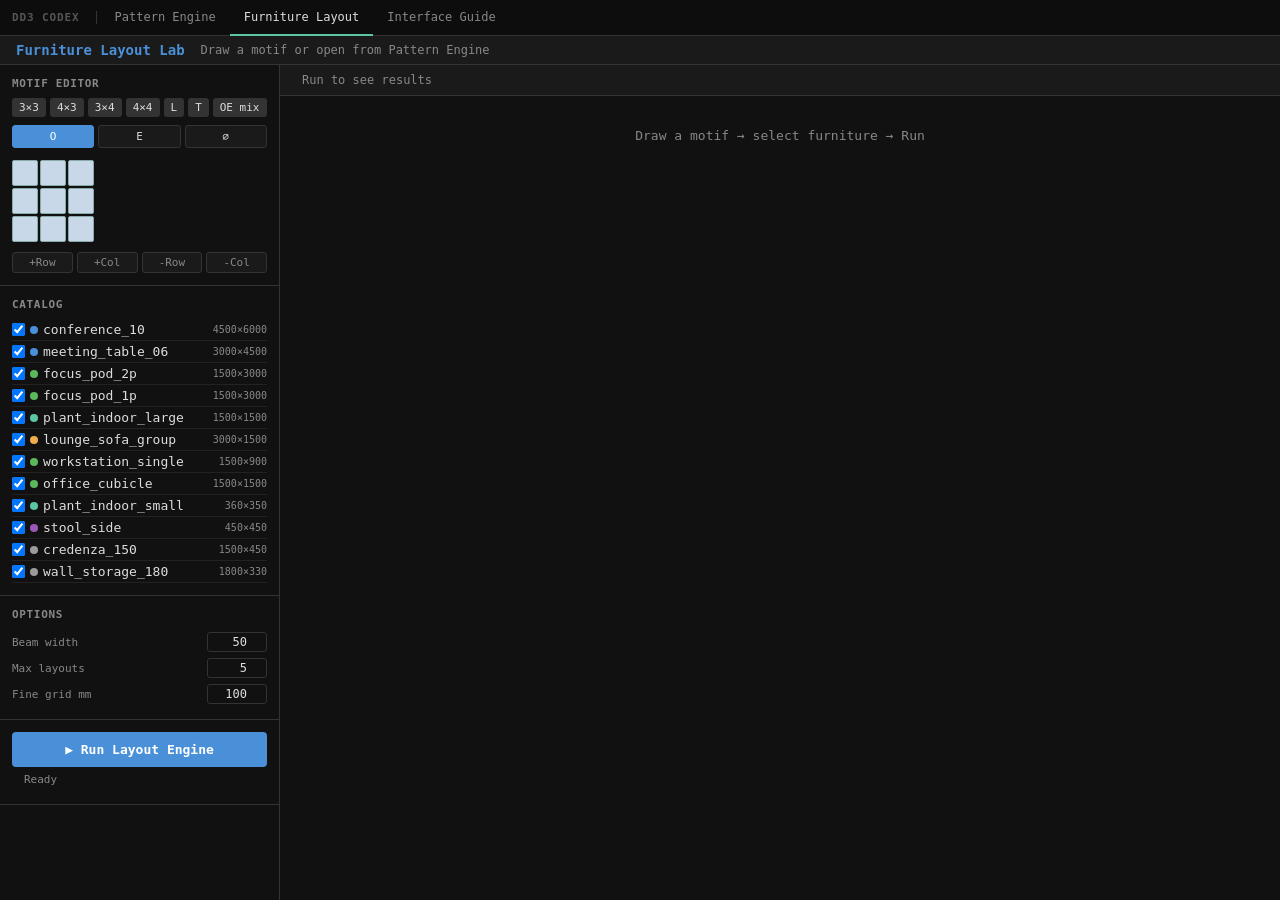
<file: base-gameboard-simulation-rules/furniture-lab.html>
<!doctype html>
<html lang="ko">
<head>
<meta charset="UTF-8">
<meta name="viewport" content="width=device-width,initial-scale=1">
<title>Furniture Layout Lab</title>
<style>
*, *::before, *::after { box-sizing: border-box; margin: 0; padding: 0; }
:root {
  --bg: #111;
  --surface: #1a1a1a;
  --border: #333;
  --text: #ddd;
  --muted: #888;
  --accent: #4A90D9;
  --danger: #e05252;
  font-family: 'Consolas', 'Monaco', monospace;
  font-size: 13px;
}
body { background: var(--bg); color: var(--text); min-height: 100vh; display: flex; flex-direction: column; }
/* ── Shared nav (same in both apps) ── */
nav.appnav { display: flex; align-items: center; gap: 0; padding: 0 12px; border-bottom: 1px solid var(--border); background: #0d0d0d; height: 36px; flex-shrink: 0; }
nav.appnav .brand { font-size: 11px; font-weight: 700; letter-spacing: 0.08em; color: #555; text-transform: uppercase; padding-right: 16px; border-right: 1px solid var(--border); margin-right: 4px; }
nav.appnav a { display: inline-flex; align-items: center; padding: 0 14px; height: 36px; font-size: 12px; color: var(--muted); text-decoration: none; border-bottom: 2px solid transparent; margin-bottom: -1px; transition: color 0.15s; }
nav.appnav a:hover { color: var(--text); }
nav.appnav a.active { color: var(--text); border-bottom-color: #5DC5A4; }
nav.appnav .motif-badge { margin-left: auto; font-size: 11px; color: #5DC5A4; background: #1a2e1a; border: 1px solid #3a5a3a; border-radius: 3px; padding: 2px 8px; }
header.topbar { display: flex; align-items: center; gap: 16px; padding: 6px 16px; border-bottom: 1px solid var(--border); background: var(--surface); }
header.topbar h1 { font-size: 14px; font-weight: 600; color: var(--accent); }
header.topbar span { color: var(--muted); font-size: 12px; }
.main { display: flex; flex: 1; overflow: hidden; }
.sidebar { width: 280px; min-width: 280px; border-right: 1px solid var(--border); overflow-y: auto; display: flex; flex-direction: column; gap: 0; }
.panel { padding: 12px; border-bottom: 1px solid var(--border); }
.panel h2 { font-size: 11px; text-transform: uppercase; color: var(--muted); margin-bottom: 8px; letter-spacing: 0.06em; }
.preset-row { display: flex; flex-wrap: wrap; gap: 4px; margin-bottom: 8px; }
.preset-row button { background: var(--border); border: none; color: var(--text); padding: 3px 7px; border-radius: 3px; cursor: pointer; font-family: inherit; font-size: 11px; }
.preset-row button:hover { background: var(--accent); }

/* Grid editor */
#gridEditor { display: inline-grid; gap: 2px; margin: 6px 0; }
.gc { width: 26px; height: 26px; border: 1px solid #444; cursor: pointer; border-radius: 2px; transition: background 0.1s; }
.gc[data-t="O"] { background: #c8d8e8; border-color: #8aa; }
.gc[data-t="E"] { background: #2a3a2a; border-color: #4a6a4a; }
.gc[data-t="0"] { background: #1a1a1a; border-color: #333; }
.tool-row { display: flex; gap: 4px; margin-bottom: 6px; }
.tool-btn { flex: 1; padding: 4px; border: 1px solid var(--border); background: var(--surface); color: var(--text); cursor: pointer; border-radius: 3px; font-family: inherit; font-size: 11px; }
.tool-btn.active { background: var(--accent); border-color: var(--accent); color: #fff; }
.grid-actions { display: flex; gap: 4px; margin-top: 4px; }
.grid-actions button { flex: 1; padding: 3px; border: 1px solid var(--border); background: var(--surface); color: var(--muted); cursor: pointer; border-radius: 3px; font-family: inherit; font-size: 11px; }
.grid-actions button:hover { color: var(--text); border-color: var(--text); }

/* Catalog list */
.cat-item { display: flex; align-items: center; gap: 6px; padding: 3px 0; border-bottom: 1px solid #222; }
.cat-item label { flex: 1; display: flex; align-items: center; gap: 5px; cursor: pointer; }
.cat-dot { width: 8px; height: 8px; border-radius: 50%; flex-shrink: 0; }
.cat-item .fp { color: var(--muted); font-size: 10px; }

/* Options */
label.opt { display: flex; align-items: center; justify-content: space-between; gap: 8px; padding: 3px 0; }
label.opt span { color: var(--muted); font-size: 11px; }
label.opt input[type=number] { width: 60px; background: var(--bg); border: 1px solid var(--border); color: var(--text); padding: 2px 4px; border-radius: 3px; font-family: inherit; font-size: 12px; text-align: right; }

/* Run button */
#runBtn { width: 100%; padding: 10px; background: var(--accent); border: none; color: #fff; font-family: inherit; font-size: 13px; font-weight: 600; cursor: pointer; border-radius: 4px; }
#runBtn:hover { background: #357abd; }
#runBtn:disabled { background: #333; color: var(--muted); cursor: default; }
#statusLine { font-size: 11px; color: var(--muted); padding: 6px 12px; }

/* Workspace */
.workspace { flex: 1; overflow: hidden; display: flex; flex-direction: column; }
.tab-row { display: flex; gap: 0; border-bottom: 1px solid var(--border); background: var(--surface); padding: 0 8px; }
.tab-btn { padding: 8px 14px; border: none; background: none; color: var(--muted); cursor: pointer; font-family: inherit; font-size: 12px; border-bottom: 2px solid transparent; margin-bottom: -1px; }
.tab-btn.active { color: var(--text); border-bottom-color: var(--accent); }
.layout-view { flex: 1; overflow: auto; padding: 16px; display: none; }
.layout-view.active { display: flex; gap: 16px; flex-wrap: wrap; align-items: flex-start; }
.svg-wrap { background: var(--surface); border: 1px solid var(--border); border-radius: 4px; padding: 12px; }
.stats-panel { min-width: 200px; }
.stats-panel h3 { font-size: 11px; text-transform: uppercase; color: var(--muted); margin-bottom: 8px; }
.stat-row { display: flex; justify-content: space-between; padding: 3px 0; border-bottom: 1px solid #222; font-size: 12px; }
.stat-row span:first-child { color: var(--muted); }
.placement-list { margin-top: 12px; }
.placement-item { display: flex; gap: 6px; align-items: center; padding: 3px 0; border-bottom: 1px solid #222; font-size: 11px; }
.apply-layout-btn { margin-top: 10px; width: 100%; padding: 8px; border: 1px solid #5DC5A4; background: #152a22; color: #5DC5A4; border-radius: 4px; cursor: pointer; font-family: inherit; font-size: 12px; }
.apply-layout-btn:hover { background: #1e3a2f; }
.applied-note { margin-top: 6px; color: #5DC5A4; font-size: 11px; min-height: 14px; }
.valid-badge { display: inline-block; padding: 2px 6px; border-radius: 3px; font-size: 10px; font-weight: 600; }
.valid-badge.ok { background: #1e4a1e; color: #5dc55d; }
.valid-badge.fail { background: #4a1e1e; color: #e05252; }
.reason-list { margin-top: 6px; }
.reason-item { font-size: 11px; color: var(--danger); padding: 2px 0; }
.empty-state { color: var(--muted); padding: 32px; text-align: center; font-size: 13px; }
</style>
</head>
<body>
<nav class="appnav">
  <span class="brand">DD3 Codex</span>
  <a href="./index.html">Pattern Engine</a>
  <a href="./furniture-lab.html" class="active">Furniture Layout</a>
  <a href="./interface-guide.html">Interface Guide</a>
  <span class="motif-badge" id="motifBadge" style="display:none"></span>
</nav>
<header class="topbar">
  <h1>Furniture Layout Lab</h1>
  <span id="topbarSub">Draw a motif or open from Pattern Engine</span>
</header>
<div class="main">
  <aside class="sidebar">
    <div class="panel">
      <h2>Motif Editor</h2>
      <div class="preset-row">
        <button onclick="applyPreset('3x3')">3×3</button>
        <button onclick="applyPreset('4x3')">4×3</button>
        <button onclick="applyPreset('3x4')">3×4</button>
        <button onclick="applyPreset('4x4')">4×4</button>
        <button onclick="applyPreset('L')">L</button>
        <button onclick="applyPreset('T')">T</button>
        <button onclick="applyPreset('mixed')">OE mix</button>
      </div>
      <div class="tool-row">
        <button class="tool-btn active" id="toolO" onclick="setTool('O')">O</button>
        <button class="tool-btn" id="toolE" onclick="setTool('E')">E</button>
        <button class="tool-btn" id="tool0" onclick="setTool('0')">∅</button>
      </div>
      <div id="gridEditor"></div>
      <div class="grid-actions">
        <button onclick="addRow()">+Row</button>
        <button onclick="addCol()">+Col</button>
        <button onclick="removeRow()">-Row</button>
        <button onclick="removeCol()">-Col</button>
      </div>
    </div>

    <div class="panel">
      <h2>Catalog</h2>
      <div id="catalogList"><span style="color:var(--muted);font-size:11px">Loading…</span></div>
    </div>

    <div class="panel">
      <h2>Options</h2>
      <label class="opt"><span>Beam width</span><input type="number" id="beamWidth" value="50" min="1" max="200"></label>
      <label class="opt"><span>Max layouts</span><input type="number" id="maxLayouts" value="5" min="1" max="10"></label>
      <label class="opt"><span>Fine grid mm</span><input type="number" id="fineGrid" value="100" min="50" max="500"></label>
    </div>

    <div class="panel">
      <button id="runBtn">▶ Run Layout Engine</button>
      <p id="statusLine">Ready</p>
    </div>
  </aside>

  <div class="workspace">
    <div class="tab-row" id="tabRow">
      <span style="padding:8px 14px;color:var(--muted);font-size:12px">Run to see results</span>
    </div>
    <div id="viewsContainer">
      <div class="empty-state">Draw a motif → select furniture → Run</div>
    </div>
  </div>
</div>

<script type="module">
import { loadFurnitureCatalog } from './furniture-catalog.js';
import {
  generateFurnitureLayouts,
  normalizeMotifForFurniture,
  CELL_SIZE_MM,
} from './furniture-layout-engine.js';
import { FURNITURE_OVERLAY_KEY, normalizeFurnitureOverlayStore } from './furniture-overlay.js';

// ── State ─────────────────────────────────────────────────────────────────────
let grid = [];
let gridW = 3, gridH = 3;
let currentTool = 'O';
let catalog = [];
let enabledIds = new Set();
let svgOutlines = {};  // sourceBlockName → { paths, bboxMm }
let activeMotifMeta = null;

const CAT_COLORS = {
  meeting:   '#4A90D9',
  work:      '#5CB85C',
  informal:  '#F0AD4E',
  storage:   '#9B9B9B',
  landscape: '#5DC5A4',
  seating:   '#9B59B6',
};

// ── Init ──────────────────────────────────────────────────────────────────────
async function init() {
  try {
    const raw = await fetch('./assets/furniture/metadata/furniture-catalog.json').then(r => r.json());
    catalog = loadFurnitureCatalog(raw);
    enabledIds = new Set(catalog.map(a => a.id));
    renderCatalogList();
  } catch (e) {
    document.getElementById('catalogList').textContent = 'Failed to load catalog: ' + e.message;
  }
  // Load CAD SVG outlines (optional — falls back to rect if missing)
  try {
    const outlines = await fetch('./assets/furniture/metadata/furniture-svg-outlines.json').then(r => r.json());
    for (const [, data] of Object.entries(outlines)) {
      if (data && !data.error && data.id) svgOutlines[data.id] = data;
    }
  } catch (_) { /* silently skip */ }

  // Load motif from URL param (passed from Pattern Engine)
  const urlMotif = loadMotifFromURL();
  if (urlMotif) {
    applyMotifData(urlMotif);
  } else {
    applyPreset('3x3');
  }
  document.getElementById('runBtn').addEventListener('click', runEngine);
}

function loadMotifFromURL() {
  try {
    const params = new URLSearchParams(window.location.search);
    const raw = params.get('motif');
    if (!raw) return null;
    return JSON.parse(decodeURIComponent(raw));
  } catch (_) { return null; }
}

function applyMotifData(motifData) {
  activeMotifMeta = {
    id: motifData.id || null,
    signature: motifData.signature || null,
    name: motifData.name || motifData.id || 'Motif',
    archiveCandidateId: motifData.archiveCandidateId || null,
    width: motifData.width,
    height: motifData.height,
    cells: Array.isArray(motifData.cells) ? [...motifData.cells] : [],
  };
  gridW = motifData.width;
  gridH = motifData.height;
  grid = [];
  const cellMap = { 0: '0', 1: 'O', 2: 'O', 3: 'E' };
  for (let y = 0; y < gridH; y++) {
    const row = [];
    for (let x = 0; x < gridW; x++) {
      const v = motifData.cells[y * gridW + x];
      row.push(cellMap[v] ?? (v === 'O' ? 'O' : v === 'E' ? 'E' : '0'));
    }
    grid.push(row);
  }
  renderGrid();
  // Show motif info in header
  const name = motifData.name || motifData.id || 'Motif';
  document.getElementById('topbarSub').textContent = name + ' · ' + gridW + '×' + gridH;
  const badge = document.getElementById('motifBadge');
  badge.textContent = name;
  badge.style.display = '';
}

// ── Grid editor ───────────────────────────────────────────────────────────────
function initGrid(w, h, fill = 'O') {
  gridW = w; gridH = h;
  grid = Array(h).fill(null).map(() => Array(w).fill(fill));
}

function renderGrid() {
  const el = document.getElementById('gridEditor');
  el.style.gridTemplateColumns = `repeat(${gridW}, 26px)`;
  el.innerHTML = '';
  for (let y = 0; y < gridH; y++) {
    for (let x = 0; x < gridW; x++) {
      const c = document.createElement('div');
      c.className = 'gc';
      c.dataset.t = grid[y][x];
      c.dataset.x = x; c.dataset.y = y;
      c.addEventListener('mousedown', onCellDown);
      c.addEventListener('mouseover', onCellOver);
      el.appendChild(c);
    }
  }
}

let painting = false;
document.addEventListener('mouseup', () => { painting = false; });
function onCellDown(e) { painting = true; applyTool(e.target); e.preventDefault(); }
function onCellOver(e) { if (painting) applyTool(e.target); }
function applyTool(el) {
  const x = +el.dataset.x, y = +el.dataset.y;
  grid[y][x] = currentTool;
  el.dataset.t = currentTool;
}

window.setTool = (t) => {
  currentTool = t;
  ['O','E','0'].forEach(k => document.getElementById('tool'+k).classList.toggle('active', k === t));
};

window.addRow = () => { gridH++; grid.push(Array(gridW).fill('0')); renderGrid(); };
window.addCol = () => { gridW++; grid.forEach(r => r.push('0')); renderGrid(); };
window.removeRow = () => { if (gridH > 1) { gridH--; grid.pop(); renderGrid(); } };
window.removeCol = () => { if (gridW > 1) { gridW--; grid.forEach(r => r.pop()); renderGrid(); } };

window.applyPreset = (name) => {
  const O = 'O', E = 'E', _ = '0';
  const presets = {
    '3x3':  { w:3, h:3, cells: [[O,O,O],[O,O,O],[O,O,O]] },
    '4x3':  { w:4, h:3, cells: [[O,O,O,O],[O,O,O,O],[O,O,O,O]] },
    '3x4':  { w:3, h:4, cells: [[O,O,O],[O,O,O],[O,O,O],[O,O,O]] },
    '4x4':  { w:4, h:4, cells: [[O,O,O,O],[O,O,O,O],[O,O,O,O],[O,O,O,O]] },
    'L':    { w:3, h:3, cells: [[O,_,_],[O,_,_],[O,O,O]] },
    'T':    { w:3, h:3, cells: [[O,O,O],[_,O,_],[_,O,_]] },
    'mixed':{ w:3, h:3, cells: [[O,O,E],[O,O,E],[O,O,O]] },
  };
  const p = presets[name]; if (!p) return;
  gridW = p.w; gridH = p.h;
  grid = p.cells.map(r => [...r]);
  activeMotifMeta = null;
  renderGrid();
};

// ── Catalog list ──────────────────────────────────────────────────────────────
function renderCatalogList() {
  const el = document.getElementById('catalogList');
  el.innerHTML = '';
  for (const a of catalog) {
    const row = document.createElement('div');
    row.className = 'cat-item';
    const color = CAT_COLORS[a.category] ?? '#888';
    row.innerHTML = `
      <label>
        <input type="checkbox" ${enabledIds.has(a.id) ? 'checked' : ''} data-id="${a.id}">
        <span class="cat-dot" style="background:${color}"></span>
        ${a.id}
      </label>
      <span class="fp">${a.footprintMm.width}×${a.footprintMm.depth}</span>`;
    row.querySelector('input').addEventListener('change', e => {
      if (e.target.checked) enabledIds.add(a.id);
      else enabledIds.delete(a.id);
    });
    el.appendChild(row);
  }
}

// ── Engine run ────────────────────────────────────────────────────────────────
function runEngine() {
  const btn = document.getElementById('runBtn');
  const status = document.getElementById('statusLine');
  btn.disabled = true;
  status.textContent = 'Running…';

  setTimeout(() => {
    try {
      const motif = {
        id: 'lab_motif',
        width: gridW, height: gridH,
        cells: grid.flat(),
        cellSizeMm: CELL_SIZE_MM,
        accessibleEdges: [],
      };

      const activeCatalog = catalog.filter(a => enabledIds.has(a.id));
      const opts = {
        beamWidth:          +document.getElementById('beamWidth').value,
        maxReturnedLayouts: +document.getElementById('maxLayouts').value,
        fineGridMm:         +document.getElementById('fineGrid').value,
      };

      const t0 = performance.now();
      const result = generateFurnitureLayouts(motif, activeCatalog, opts);
      const ms = (performance.now() - t0).toFixed(0);

      status.textContent = `Done in ${ms}ms — ${result.layouts.length} layout(s) — status: ${result.status}`;
      renderResults(result, motif);
    } catch (e) {
      status.textContent = 'Error: ' + e.message;
      console.error(e);
    }
    btn.disabled = false;
  }, 10);
}

// ── Render results ────────────────────────────────────────────────────────────
function renderResults(result, motif) {
  const tabRow = document.getElementById('tabRow');
  const container = document.getElementById('viewsContainer');
  tabRow.innerHTML = '';
  container.innerHTML = '';

  if (result.layouts.length === 0) {
    container.innerHTML = `<div class="empty-state">
      <p style="margin-bottom:8px">No layouts found (${result.status})</p>
      ${result.failureReasons.map(r => `<p style="color:var(--danger);font-size:12px">${r}</p>`).join('')}
    </div>`;
    return;
  }

  result.layouts.forEach((layout, i) => {
    const tab = document.createElement('button');
    tab.className = 'tab-btn' + (i === 0 ? ' active' : '');
    tab.textContent = layout.label ?? `Layout ${i+1}`;
    tab.addEventListener('click', () => {
      document.querySelectorAll('.tab-btn').forEach(b => b.classList.remove('active'));
      document.querySelectorAll('.layout-view').forEach(v => v.classList.remove('active'));
      tab.classList.add('active');
      document.getElementById('view-' + i).classList.add('active');
    });
    tabRow.appendChild(tab);

    const view = document.createElement('div');
    view.className = 'layout-view' + (i === 0 ? ' active' : '');
    view.id = 'view-' + i;

    const svgStr = buildLayoutSVG(layout, motif);
    const statsStr = buildStats(layout);

    view.innerHTML = `
      <div class="svg-wrap">${svgStr}</div>
      <div class="stats-panel">${statsStr}</div>`;
    const statsPanel = view.querySelector('.stats-panel');
    const applyBtn = document.createElement('button');
    applyBtn.className = 'apply-layout-btn';
    applyBtn.textContent = 'Apply to Pattern Board';
    applyBtn.addEventListener('click', () => applyLayoutToPatternBoard(layout, motif, i, view));
    const note = document.createElement('div');
    note.className = 'applied-note';
    note.id = `applied-note-${i}`;
    statsPanel.append(applyBtn, note);
    container.appendChild(view);
  });
}

function applyLayoutToPatternBoard(layout, motif, index, view) {
  const meta = activeMotifMeta || {
    id: motif.id || null,
    signature: null,
    name: motif.id || 'Manual motif',
    width: motif.width,
    height: motif.height,
    cells: [...motif.cells],
  };
  const store = normalizeFurnitureOverlayStore(localStorage.getItem(FURNITURE_OVERLAY_KEY));
  const key = meta.id || meta.signature || `manual-${meta.width}x${meta.height}`;
  store.items[key] = {
    motifId: meta.id,
    signature: meta.signature,
    name: meta.name,
    archiveCandidateId: meta.archiveCandidateId || null,
    width: meta.width,
    height: meta.height,
    cells: meta.cells,
    layoutId: layout.layoutId || `layout-${index + 1}`,
    layoutLabel: layout.label || `Layout ${index + 1}`,
    layout: {
      layoutId: layout.layoutId || `layout-${index + 1}`,
      label: layout.label || `Layout ${index + 1}`,
      valid: !!layout.valid,
      capacity: layout.capacity ?? 0,
      placements: layout.placements.map((p) => {
        const asset = catalog.find((item) => item.id === p.assetId);
        return {
          assetId: p.assetId,
          xMm: p.xMm,
          yMm: p.yMm,
          rotation: p.rotation || 0,
          mirrored: !!p.mirrored,
          widthMm: asset?.footprintMm?.width ?? CELL_SIZE_MM,
          depthMm: asset?.footprintMm?.depth ?? CELL_SIZE_MM,
          category: asset?.category || 'work',
          name: asset?.name || p.assetId,
          paths: svgOutlines[p.assetId]?.paths || [],
        };
      })
    },
    updatedAt: new Date().toISOString(),
  };
  localStorage.setItem(FURNITURE_OVERLAY_KEY, JSON.stringify(store));
  const note = view.querySelector('.applied-note');
  if (note) note.textContent = `Applied: ${store.items[key].layoutLabel}`;
  document.getElementById('statusLine').textContent = `Applied ${store.items[key].layoutLabel} to Pattern Engine overlay`;
}

function buildLayoutSVG(layout, motif) {
  const CS = CELL_SIZE_MM;
  const PX = 44; // pixels per cell
  const PAD = 16;
  const scale = PX / CS;
  const W = motif.width * PX + PAD * 2;
  const H = motif.height * PX + PAD * 2;

  const cells = motif.cells;
  let rects = '';

  // Draw cells
  for (let cy = 0; cy < motif.height; cy++) {
    for (let cx = 0; cx < motif.width; cx++) {
      const t = cells[cy * motif.width + cx];
      let fill = 'none', stroke = '#333';
      if (t === 'O' || t === 1 || t === 2) { fill = '#2a3a4a'; stroke = '#4a6a8a'; }
      else if (t === 'E' || t === 3) { fill = '#1e2e1e'; stroke = '#3a5a3a'; }
      rects += `<rect x="${PAD + cx*PX}" y="${PAD + cy*PX}" width="${PX}" height="${PX}" fill="${fill}" stroke="${stroke}" stroke-width="1"/>`;
    }
  }

  // Draw clearance zones (subtle)
  for (const p of layout.placements) {
    const asset = catalog.find(a => a.id === p.assetId);
    if (!asset) continue;
    const dim = getDim(asset.footprintMm, p.rotation);
    for (const zone of asset.clearanceZones ?? []) {
      const cRect = getClearanceRect(p, zone, asset.footprintMm, p.rotation);
      if (!cRect) continue;
      const x = PAD + cRect.x * scale;
      const y = PAD + cRect.y * scale;
      const w = cRect.width * scale;
      const h = cRect.height * scale;
      rects += `<rect x="${x}" y="${y}" width="${w}" height="${h}" fill="rgba(255,220,100,0.07)" stroke="rgba(255,220,100,0.25)" stroke-width="0.5" stroke-dasharray="3,2"/>`;
    }
  }

  // Draw placements
  for (const p of layout.placements) {
    const asset = catalog.find(a => a.id === p.assetId);
    const color = CAT_COLORS[asset?.category ?? 'work'] ?? '#888';
    const fp = asset?.footprintMm ?? { width: CS, depth: CS };
    const dim = getDim(fp, p.rotation);
    const x = PAD + p.xMm * scale;
    const y = PAD + p.yMm * scale;
    const ew = dim.width * scale;   // effective width in px
    const ed = dim.depth * scale;   // effective depth in px
    const fw = fp.width * scale;    // original footprint width in px
    const fd = fp.depth * scale;    // original footprint depth in px
    const outline = svgOutlines[p.assetId];

    if (outline && outline.paths && outline.paths.length) {
      // CAD outline rendering
      // Transform pipeline (SVG applies right-to-left):
      //   scale(fw,fd)         → paths [0,1]^2 → footprint mm space
      //   translate(0,1) scale(1,-1)  → flip Y (Rhino Y-up → SVG Y-down)
      //   translate(-fw/2,-fd/2)      → center at origin
      //   rotate(rotation)            → apply rotation
      //   translate(ew/2,ed/2)        → shift to effective center
      //   translate(x,y)              → place in canvas
      const mirrorPart = p.mirrored ? 'translate(1,0) scale(-1,1) ' : '';
      const tf = `translate(${x},${y}) translate(${ew/2},${ed/2}) rotate(${p.rotation}) translate(${-fw/2},${-fd/2}) scale(${fw},${fd}) translate(0,1) scale(1,-1) ${mirrorPart}`;

      // Clip to effective bounding box
      const clipId = `clip_${p.assetId}_${p.xMm}_${p.yMm}`;
      rects += `<defs><clipPath id="${clipId}"><rect x="${x}" y="${y}" width="${ew}" height="${ed}"/></clipPath></defs>`;
      rects += `<rect x="${x}" y="${y}" width="${ew}" height="${ed}" fill="${color}22" stroke="${color}" stroke-width="1" rx="2"/>`;
      rects += `<g clip-path="url(#${clipId})" transform="${tf}">`;
      for (const path of outline.paths) {
        rects += `<path d="${path}" fill="none" stroke="${color}" stroke-width="${1/Math.max(fw,fd)}"/>`;
      }
      rects += `</g>`;
      // Label
      const label = p.assetId.replace(/_/g,' ');
      rects += `<text x="${x+ew/2}" y="${y+ed-4}" text-anchor="middle" fill="${color}" font-size="7" font-family="monospace" opacity="0.8">${label}</text>`;
    } else {
      // Fallback: colored rectangle
      const label = p.assetId.replace(/_/g,' ');
      const fontSize = Math.min(10, ew / label.length * 1.5);
      rects += `<rect x="${x}" y="${y}" width="${ew}" height="${ed}" fill="${color}55" stroke="${color}" stroke-width="1.5" rx="2"/>`;
      rects += `<text x="${x+ew/2}" y="${y+ed/2}" text-anchor="middle" dominant-baseline="middle" fill="${color}" font-size="${fontSize}" font-family="monospace">${label}</text>`;
    }
    if (p.rotation !== 0) {
      rects += `<text x="${x+ew-2}" y="${y+9}" text-anchor="end" fill="${color}88" font-size="7" font-family="monospace">${p.rotation}°</text>`;
    }
  }

  // Grid lines
  for (let i = 0; i <= motif.width; i++) {
    rects += `<line x1="${PAD + i*PX}" y1="${PAD}" x2="${PAD + i*PX}" y2="${PAD + motif.height*PX}" stroke="#333" stroke-width="0.5"/>`;
  }
  for (let j = 0; j <= motif.height; j++) {
    rects += `<line x1="${PAD}" y1="${PAD + j*PX}" x2="${PAD + motif.width*PX}" y2="${PAD + j*PX}" stroke="#333" stroke-width="0.5"/>`;
  }

  return `<svg width="${W}" height="${H}" xmlns="http://www.w3.org/2000/svg">${rects}</svg>`;
}

function getDim(fp, rot) {
  if (rot === 90 || rot === 270) return { width: fp.depth, depth: fp.width };
  return { width: fp.width, depth: fp.depth };
}

const ACCESS_MAP = {
  0:   { front: 'S', back: 'N', left: 'W', right: 'E' },
  90:  { front: 'W', back: 'E', left: 'S', right: 'N' },
  180: { front: 'N', back: 'S', left: 'E', right: 'W' },
  270: { front: 'E', back: 'W', left: 'N', right: 'S' },
};
function getClearanceRect(p, zone, fp, rot) {
  const dir = ACCESS_MAP[rot]?.[zone.side] ?? zone.side;
  const dim = getDim(fp, rot);
  const d = zone.distanceMm;
  const {xMm: x, yMm: y} = p;
  const {width: w, depth: h} = dim;
  switch(dir) {
    case 'S': return { x, y: y+h, width: w, height: d };
    case 'N': return { x, y: y-d, width: w, height: d };
    case 'E': return { x: x+w, y, width: d, height: h };
    case 'W': return { x: x-d, y, width: d, height: h };
    default: return null;
  }
}

function buildStats(layout) {
  const validBadge = `<span class="valid-badge ${layout.valid ? 'ok' : 'fail'}">${layout.valid ? 'VALID' : 'INVALID'}</span>`;
  const seq = (layout.primarySizeSequence ?? []).map(v => v.toFixed?.(2) ?? v).join(', ');
  let html = `
    <h3>Stats ${validBadge}</h3>
    <div class="stat-row"><span>Capacity</span><span>${layout.capacity}</span></div>
    <div class="stat-row"><span>Diversity</span><span>${layout.diversityScore} categories</span></div>
    <div class="stat-row"><span>Size sequence</span><span>[${seq}]</span></div>
    <div class="stat-row"><span>Occupied ratio</span><span>${(layout.occupiedAreaRatio*100).toFixed(1)}%</span></div>
    <div class="stat-row"><span>Opening score</span><span>${(layout.openingSpaceScore*100).toFixed(1)}%</span></div>
    <div class="stat-row"><span>Path quality</span><span>${(layout.pathQualityScore*100).toFixed(1)}%</span></div>
    <div class="stat-row"><span>Placements</span><span>${layout.placements.length}</span></div>`;

  if (layout.failureReasons?.length) {
    html += `<div class="reason-list">`;
    for (const r of layout.failureReasons) {
      html += `<div class="reason-item">⚠ ${r}</div>`;
    }
    html += `</div>`;
  }

  html += `<div class="placement-list">`;
  for (const p of layout.placements) {
    const asset = catalog.find(a => a.id === p.assetId);
    const color = CAT_COLORS[asset?.category ?? 'work'] ?? '#888';
    html += `<div class="placement-item">
      <span class="cat-dot" style="background:${color}"></span>
      <span>${p.assetId}</span>
      <span style="color:var(--muted)">(${p.xMm/1000}m, ${p.yMm/1000}m) r${p.rotation}</span>
    </div>`;
  }
  html += `</div>`;
  return html;
}

init();
</script>
</body>
</html>
</file>
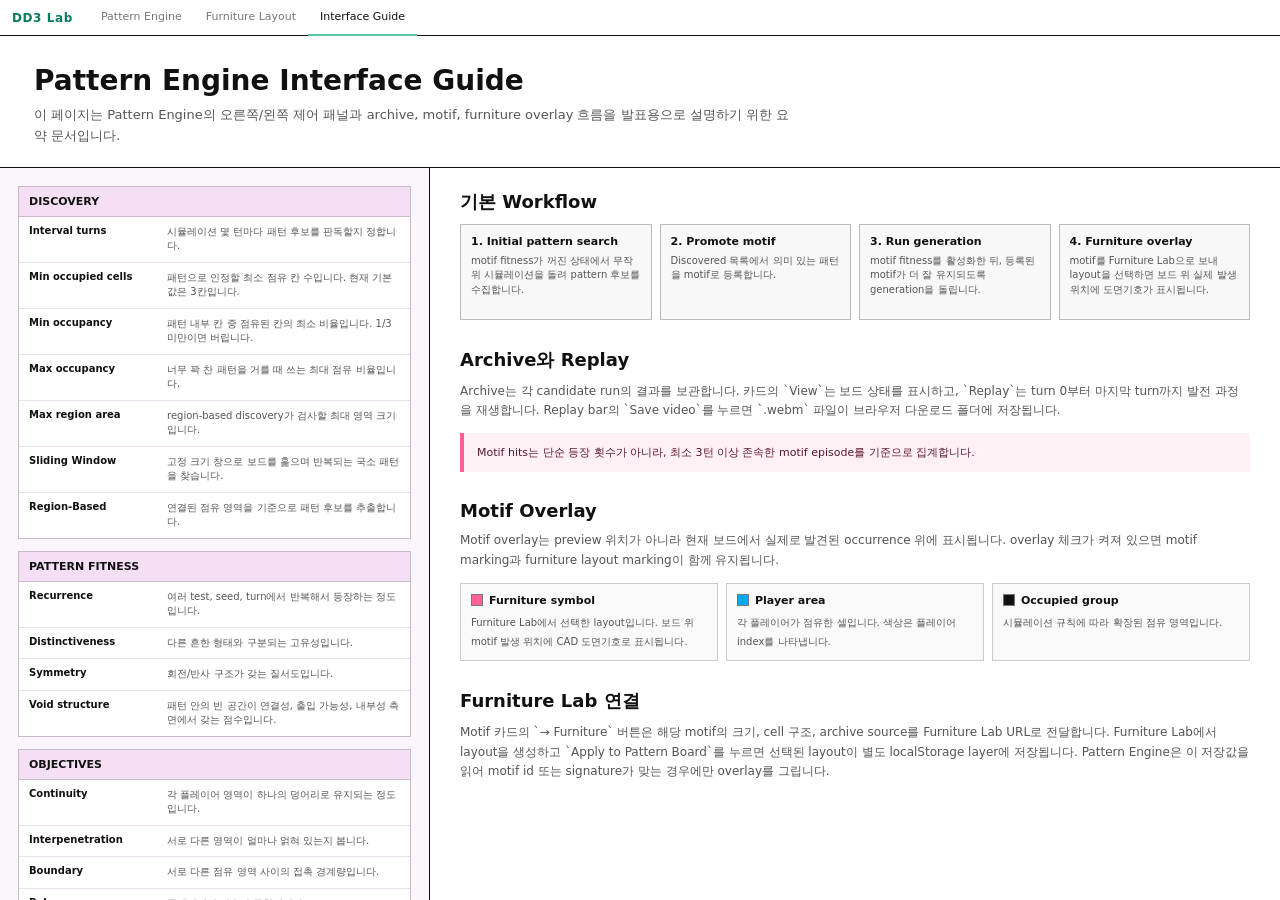
<file: base-gameboard-simulation-rules/interface-guide.html>
<!doctype html>
<html lang="ko">
<head>
  <meta charset="UTF-8">
  <meta name="viewport" content="width=device-width, initial-scale=1.0">
  <title>Pattern Engine Interface Guide</title>
  <link rel="stylesheet" href="./style.css">
  <style>
    body{min-width:0;background:#f7f7f7}
    .guide{height:calc(100vh - 36px);overflow:auto}
    .guideHero{padding:28px 34px 20px;border-bottom:1px solid #111;background:#fff}
    .guideHero h1{margin:0 0 8px;font-size:28px;letter-spacing:0}
    .guideHero p{max-width:760px;margin:0;color:#555;font-size:13px;line-height:1.6}
    .guideGrid{display:grid;grid-template-columns:minmax(320px,430px) minmax(0,1fr);gap:0;min-height:calc(100vh - 148px)}
    .guideRail{border-right:1px solid #111;background:#fbf6fb;padding:18px}
    .guidePanel{border:1px solid #cab9ca;background:#fff;margin-bottom:12px}
    .guidePanel h2{margin:0;padding:8px 10px;background:#f5dff5;border-bottom:1px solid #cab9ca;font-size:11px;text-transform:uppercase}
    .guidePanel dl{margin:0}
    .guidePanel div{display:grid;grid-template-columns:128px 1fr;gap:10px;padding:8px 10px;border-bottom:1px solid #eadfea}
    .guidePanel div:last-child{border-bottom:0}
    .guidePanel dt{font-size:10px;font-weight:700}
    .guidePanel dd{margin:0;color:#555;font-size:10px;line-height:1.45}
    .guideMain{padding:22px 30px 40px;background:#fff}
    .section{max-width:940px;margin-bottom:28px}
    .section h2{margin:0 0 10px;font-size:18px}
    .section p{margin:0 0 12px;color:#555;font-size:12px;line-height:1.65}
    .flow{display:grid;grid-template-columns:repeat(4,minmax(120px,1fr));gap:8px}
    .step{border:1px solid #bbb;background:#f8f8f8;padding:10px;min-height:96px}
    .step strong{display:block;margin-bottom:6px;font-size:11px}
    .step span{display:block;color:#555;font-size:10px;line-height:1.45}
    .callout{border-left:4px solid #ff6192;background:#fff0f5;padding:11px 13px;color:#5d1730;font-size:11px;line-height:1.55}
    .legend{display:grid;grid-template-columns:repeat(3,minmax(160px,1fr));gap:8px}
    .legendItem{border:1px solid #ccc;padding:10px;background:#fafafa}
    .legendItem b{display:block;margin-bottom:4px;font-size:11px}
    .legendItem span{font-size:10px;color:#555;line-height:1.45}
    .swatch{display:inline-block;width:12px;height:12px;border:1px solid #777;margin-right:6px;vertical-align:-2px}
    .swatch.pink{background:#ff6192}.swatch.cyan{background:#00a9f4}.swatch.black{background:#111}.swatch.purple{background:#7d5cff}
    @media(max-width:1000px){.guideGrid{grid-template-columns:1fr}.guideRail{border-right:0;border-bottom:1px solid #111}.flow,.legend{grid-template-columns:1fr 1fr}}
  </style>
</head>
<body>
  <nav class="appnav">
    <span class="brand">DD3 Lab</span>
    <a href="./index.html">Pattern Engine</a>
    <a href="./furniture-lab.html">Furniture Layout</a>
    <a href="./interface-guide.html" class="active">Interface Guide</a>
  </nav>

  <main class="guide">
    <header class="guideHero">
      <h1>Pattern Engine Interface Guide</h1>
      <p>이 페이지는 Pattern Engine의 오른쪽/왼쪽 제어 패널과 archive, motif, furniture overlay 흐름을 발표용으로 설명하기 위한 요약 문서입니다.</p>
    </header>

    <div class="guideGrid">
      <aside class="guideRail">
        <section class="guidePanel">
          <h2>Discovery</h2>
          <dl>
            <div><dt>Interval turns</dt><dd>시뮬레이션 몇 턴마다 패턴 후보를 판독할지 정합니다.</dd></div>
            <div><dt>Min occupied cells</dt><dd>패턴으로 인정할 최소 점유 칸 수입니다. 현재 기본값은 3칸입니다.</dd></div>
            <div><dt>Min occupancy</dt><dd>패턴 내부 칸 중 점유된 칸의 최소 비율입니다. 1/3 미만이면 버립니다.</dd></div>
            <div><dt>Max occupancy</dt><dd>너무 꽉 찬 패턴을 거를 때 쓰는 최대 점유 비율입니다.</dd></div>
            <div><dt>Max region area</dt><dd>region-based discovery가 검사할 최대 영역 크기입니다.</dd></div>
            <div><dt>Sliding Window</dt><dd>고정 크기 창으로 보드를 훑으며 반복되는 국소 패턴을 찾습니다.</dd></div>
            <div><dt>Region-Based</dt><dd>연결된 점유 영역을 기준으로 패턴 후보를 추출합니다.</dd></div>
          </dl>
        </section>

        <section class="guidePanel">
          <h2>Pattern Fitness</h2>
          <dl>
            <div><dt>Recurrence</dt><dd>여러 test, seed, turn에서 반복해서 등장하는 정도입니다.</dd></div>
            <div><dt>Distinctiveness</dt><dd>다른 흔한 형태와 구분되는 고유성입니다.</dd></div>
            <div><dt>Symmetry</dt><dd>회전/반사 구조가 갖는 질서도입니다.</dd></div>
            <div><dt>Void structure</dt><dd>패턴 안의 빈 공간이 연결성, 출입 가능성, 내부성 측면에서 갖는 점수입니다.</dd></div>
          </dl>
        </section>

        <section class="guidePanel">
          <h2>Objectives</h2>
          <dl>
            <div><dt>Continuity</dt><dd>각 플레이어 영역이 하나의 덩어리로 유지되는 정도입니다.</dd></div>
            <div><dt>Interpenetration</dt><dd>서로 다른 영역이 얼마나 얽혀 있는지 봅니다.</dd></div>
            <div><dt>Boundary</dt><dd>서로 다른 점유 영역 사이의 접촉 경계량입니다.</dd></div>
            <div><dt>Balance</dt><dd>플레이어별 점유량 균형입니다.</dd></div>
            <div><dt>Stability</dt><dd>반복 실행에서 유사한 최종 형태가 나오는 정도입니다.</dd></div>
            <div><dt>Active motif</dt><dd>등록한 motif fitness를 켠 뒤에만 최적화 목적에 포함됩니다.</dd></div>
          </dl>
        </section>

        <section class="guidePanel">
          <h2>Project Data</h2>
          <dl>
            <div><dt>Export JSON</dt><dd>현재 archive, motifs, discovery 설정을 파일로 저장합니다.</dd></div>
            <div><dt>Import JSON</dt><dd>저장한 프로젝트 상태를 다시 불러옵니다.</dd></div>
            <div><dt>Reset saved data</dt><dd>브라우저 localStorage에 저장된 현재 프로젝트를 초기화합니다.</dd></div>
          </dl>
        </section>
      </aside>

      <section class="guideMain">
        <section class="section">
          <h2>기본 Workflow</h2>
          <div class="flow">
            <div class="step"><strong>1. Initial pattern search</strong><span>motif fitness가 꺼진 상태에서 무작위 시뮬레이션을 돌려 pattern 후보를 수집합니다.</span></div>
            <div class="step"><strong>2. Promote motif</strong><span>Discovered 목록에서 의미 있는 패턴을 motif로 등록합니다.</span></div>
            <div class="step"><strong>3. Run generation</strong><span>motif fitness를 활성화한 뒤, 등록된 motif가 더 잘 유지되도록 generation을 돌립니다.</span></div>
            <div class="step"><strong>4. Furniture overlay</strong><span>motif를 Furniture Lab으로 보내 layout을 선택하면 보드 위 실제 발생 위치에 도면기호가 표시됩니다.</span></div>
          </div>
        </section>

        <section class="section">
          <h2>Archive와 Replay</h2>
          <p>Archive는 각 candidate run의 결과를 보관합니다. 카드의 `View`는 보드 상태를 표시하고, `Replay`는 turn 0부터 마지막 turn까지 발전 과정을 재생합니다. Replay bar의 `Save video`를 누르면 `.webm` 파일이 브라우저 다운로드 폴더에 저장됩니다.</p>
          <div class="callout">Motif hits는 단순 등장 횟수가 아니라, 최소 3턴 이상 존속한 motif episode를 기준으로 집계합니다.</div>
        </section>

        <section class="section">
          <h2>Motif Overlay</h2>
          <p>Motif overlay는 preview 위치가 아니라 현재 보드에서 실제로 발견된 occurrence 위에 표시됩니다. overlay 체크가 켜져 있으면 motif marking과 furniture layout marking이 함께 유지됩니다.</p>
          <div class="legend">
            <div class="legendItem"><b><span class="swatch pink"></span>Furniture symbol</b><span>Furniture Lab에서 선택한 layout입니다. 보드 위 motif 발생 위치에 CAD 도면기호로 표시됩니다.</span></div>
            <div class="legendItem"><b><span class="swatch cyan"></span>Player area</b><span>각 플레이어가 점유한 셀입니다. 색상은 플레이어 index를 나타냅니다.</span></div>
            <div class="legendItem"><b><span class="swatch black"></span>Occupied group</b><span>시뮬레이션 규칙에 따라 확장된 점유 영역입니다.</span></div>
          </div>
        </section>

        <section class="section">
          <h2>Furniture Lab 연결</h2>
          <p>Motif 카드의 `→ Furniture` 버튼은 해당 motif의 크기, cell 구조, archive source를 Furniture Lab URL로 전달합니다. Furniture Lab에서 layout을 생성하고 `Apply to Pattern Board`를 누르면 선택된 layout이 별도 localStorage layer에 저장됩니다. Pattern Engine은 이 저장값을 읽어 motif id 또는 signature가 맞는 경우에만 overlay를 그립니다.</p>
        </section>
      </section>
    </div>
  </main>
</body>
</html>
</file>
<file: style.css>
:root {
  color-scheme: dark;
  --bg: #071018;
  --panel: #101822;
  --panel-2: #151d29;
  --panel-3: #1d2634;
  --line: #d8dee8;
  --muted: #98a5b8;
  --text: #ecf2fb;
  --purple: #7b63d2;
  --cyan: #18d8e3;
  --yellow: #f2df21;
  --orange: #ff8a25;
  --green: #2ee56b;
  --magenta: #d81ee8;
  --blue: #3768ff;
  --danger: #ff6868;
  --border: rgba(216, 222, 232, 0.16);
  --shadow: 0 16px 48px rgba(0, 0, 0, 0.35);
  font-family:
    Inter, ui-sans-serif, system-ui, -apple-system, BlinkMacSystemFont, "Segoe UI",
    sans-serif;
}

* {
  box-sizing: border-box;
}

body {
  margin: 0;
  min-width: 1160px;
  min-height: 100vh;
  background:
    linear-gradient(180deg, rgba(19, 29, 40, 0.96), rgba(7, 16, 24, 0.98)),
    radial-gradient(circle at 50% 10%, rgba(50, 88, 120, 0.28), transparent 45%);
  color: var(--text);
}

button,
input {
  font: inherit;
}

.app-shell {
  display: grid;
  grid-template-columns: 292px minmax(650px, 1fr) 340px;
  height: 100vh;
  overflow: hidden;
}

.sidebar,
.inspector {
  background: rgba(12, 18, 26, 0.96);
  border-color: var(--border);
  overflow: auto;
}

.sidebar {
  border-right: 1px solid var(--border);
  padding: 14px 10px;
}

.inspector {
  border-left: 1px solid var(--border);
  padding: 12px;
}

.brand {
  display: flex;
  align-items: flex-start;
  justify-content: space-between;
  padding: 3px 4px 14px;
}

.brand h1 {
  margin: 0;
  font-size: 15px;
  line-height: 1.2;
  letter-spacing: 0;
}

.brand p,
.brand span {
  margin: 4px 0 0;
  color: var(--muted);
  font-size: 11px;
}

.control-group,
.metric-card {
  margin-bottom: 10px;
  border: 1px solid var(--border);
  border-radius: 7px;
  background: rgba(21, 29, 41, 0.72);
  overflow: hidden;
}

.control-group h2,
.metric-card h2 {
  margin: 0;
  padding: 7px 10px;
  background: rgba(125, 99, 210, 0.16);
  color: #cbbfff;
  font-size: 12px;
  line-height: 1;
  text-transform: uppercase;
  letter-spacing: 0;
}

.control-stack {
  padding: 9px 10px 10px;
  display: grid;
  gap: 9px;
}

.control {
  display: grid;
  grid-template-columns: 88px 1fr 54px;
  gap: 7px;
  align-items: center;
  min-height: 24px;
}

.control label {
  color: #dbe3ee;
  font-size: 11px;
  line-height: 1.15;
}

.control input[type="range"] {
  width: 100%;
  accent-color: var(--purple);
}

.control input[type="number"] {
  width: 54px;
  height: 24px;
  padding: 2px 4px;
  border: 1px solid rgba(216, 222, 232, 0.22);
  border-radius: 4px;
  background: #0a111a;
  color: var(--text);
  text-align: right;
  font-size: 11px;
}

.toggle {
  grid-template-columns: 1fr 48px;
}

.switch {
  position: relative;
  width: 38px;
  height: 20px;
  border-radius: 999px;
  background: #374250;
  cursor: pointer;
}

.switch input {
  opacity: 0;
}

.switch span {
  position: absolute;
  width: 16px;
  height: 16px;
  left: 2px;
  top: 2px;
  border-radius: 50%;
  background: #cdd6e3;
  transition: transform 160ms ease, background 160ms ease;
}

.switch input:checked + span {
  transform: translateX(18px);
  background: #82a1ff;
}

.danger,
.export-grid button {
  width: 100%;
  border: 1px solid rgba(216, 222, 232, 0.2);
  border-radius: 6px;
  background: #171f2d;
  color: var(--text);
  min-height: 34px;
  cursor: pointer;
  font-size: 12px;
}

.danger {
  border-color: rgba(255, 104, 104, 0.45);
  color: #ffc2c2;
  background: rgba(255, 104, 104, 0.12);
}

.canvas-panel {
  display: grid;
  grid-template-rows: 48px minmax(0, 1fr) 34px;
  min-width: 0;
  background: #09141e;
}

.toolbar,
.statusbar {
  display: flex;
  align-items: center;
  gap: 8px;
  border-bottom: 1px solid var(--border);
  padding: 7px 10px;
  background: rgba(8, 13, 20, 0.8);
}

.statusbar {
  justify-content: space-between;
  border-top: 1px solid var(--border);
  border-bottom: none;
  color: var(--muted);
  font-size: 11px;
}

.tab {
  min-width: 96px;
  padding: 7px 12px;
  border-radius: 5px;
  background: rgba(255, 255, 255, 0.04);
  color: #d9e0ec;
  font-size: 12px;
  text-align: center;
}

.tab.active {
  background: linear-gradient(180deg, rgba(123, 99, 210, 0.92), rgba(81, 66, 151, 0.94));
  box-shadow: inset 0 0 0 1px rgba(255, 255, 255, 0.22);
}

.legend {
  display: flex;
  align-items: center;
  gap: 12px;
  margin-left: auto;
  flex-wrap: wrap;
}

.legend-item {
  display: flex;
  align-items: center;
  gap: 5px;
  color: #d8dfeb;
  font-size: 11px;
}

.dot {
  width: 10px;
  height: 10px;
  border-radius: 50%;
}

.viewport {
  position: relative;
  overflow: hidden;
}

#boardSvg {
  width: 100%;
  height: 100%;
  display: block;
  background:
    linear-gradient(rgba(56, 75, 92, 0.22) 1px, transparent 1px),
    linear-gradient(90deg, rgba(56, 75, 92, 0.22) 1px, transparent 1px),
    radial-gradient(circle at 50% 50%, rgba(26, 56, 74, 0.45), rgba(7, 16, 24, 0.98));
  background-size: 48px 48px, 48px 48px, 100% 100%;
}

.metric-card {
  padding-bottom: 8px;
}

.metric-card dl {
  display: grid;
  grid-template-columns: 1fr auto;
  gap: 7px 12px;
  margin: 0;
  padding: 10px;
  font-size: 12px;
}

.metric-card dt {
  color: var(--muted);
}

.metric-card dd {
  margin: 0;
  text-align: right;
  color: #f2f7ff;
}

.valid-row {
  display: flex;
  align-items: center;
  justify-content: space-between;
  padding: 12px 10px 4px;
}

#validText {
  color: var(--green);
  font-size: 18px;
}

#validText.invalid {
  color: var(--danger);
}

#fitnessText {
  color: var(--green);
  font-weight: 700;
}

.log-card pre {
  height: 194px;
  margin: 0;
  padding: 10px;
  overflow: auto;
  background: #070d14;
  color: #7dff9b;
  font-size: 11px;
  line-height: 1.45;
  white-space: pre-wrap;
}

.export-grid {
  display: grid;
  grid-template-columns: 1fr 1fr;
  gap: 8px;
  padding: 10px;
}

.svg-site {
  fill: rgba(255, 255, 255, 0.025);
  stroke: rgba(232, 238, 248, 0.82);
  stroke-width: 120;
}

.svg-limit {
  stroke: #ff2b2b;
  stroke-width: 110;
  stroke-dasharray: 900 420;
}

.svg-rect {
  fill: rgba(123, 99, 210, 0.08);
  stroke: rgba(235, 229, 255, 0.92);
  stroke-width: 120;
}

.svg-building {
  fill: rgba(255, 255, 255, 0.02);
  stroke: rgba(226, 233, 242, 0.74);
  stroke-width: 80;
}

.svg-catwalk-fill {
  fill: rgba(242, 223, 33, 0.08);
}

.svg-catwalk-line {
  fill: none;
  stroke: var(--yellow);
  stroke-width: 110;
}

.svg-outer-line {
  fill: none;
  stroke: var(--orange);
  stroke-width: 90;
}

.svg-grid {
  fill: rgba(24, 216, 227, 0.07);
  stroke: var(--cyan);
  stroke-width: 45;
}

.svg-cell {
  fill: rgba(24, 216, 227, 0.035);
  stroke: rgba(24, 216, 227, 0.58);
  stroke-width: 34;
}

.svg-tile {
  fill: rgba(24, 216, 227, 0.12);
  stroke: rgba(24, 216, 227, 0.22);
  stroke-width: 20;
}

.svg-module {
  fill: rgba(255, 138, 37, 0.2);
  stroke: rgba(255, 138, 37, 0.88);
  stroke-width: 48;
}

.svg-module.culled {
  fill: rgba(255, 88, 88, 0.16);
  stroke: rgba(255, 88, 88, 0.8);
}

.svg-louver {
  fill: rgba(255, 169, 82, 0.5);
  stroke: rgba(255, 209, 134, 0.9);
  stroke-width: 30;
}

.svg-elev {
  fill: rgba(160, 210, 34, 0.28);
  stroke: rgba(196, 246, 76, 0.95);
  stroke-width: 80;
}

.svg-front-zone {
  fill: rgba(216, 30, 232, 0.16);
  stroke: rgba(216, 30, 232, 0.68);
  stroke-width: 55;
}

.svg-rail {
  stroke: rgba(242, 223, 33, 0.92);
  stroke-width: 90;
  stroke-linecap: round;
  fill: none;
}

.svg-hbeam {
  stroke: rgba(55, 104, 255, 0.9);
  stroke-width: 95;
  stroke-linecap: square;
}

.svg-pivot {
  fill: rgba(216, 30, 232, 0.22);
  stroke: rgba(244, 110, 255, 0.9);
  stroke-width: 65;
}

.svg-door-open {
  stroke: rgba(244, 110, 255, 0.94);
  stroke-width: 65;
  stroke-linecap: round;
}

.svg-column {
  fill: rgba(238, 247, 255, 0.85);
}

.svg-label {
  fill: rgba(238, 247, 255, 0.88);
  font-size: 900px;
  font-weight: 650;
  paint-order: stroke;
  stroke: rgba(7, 16, 24, 0.72);
  stroke-width: 90px;
}

@media (max-width: 1240px) {
  body {
    min-width: 1040px;
  }

  .app-shell {
    grid-template-columns: 260px minmax(560px, 1fr) 300px;
  }

  .control {
    grid-template-columns: 76px 1fr 50px;
  }
}
</file>
<file: base-gameboard-form-finding/style.css>
:root {
  color-scheme: light;
  --ink: #111111;
  --muted: #6b6b6b;
  --paper: #ffffff;
  --work: #f1f1f1;
  --lilac: #f5dff5;
  --lilac-line: #b58bb6;
  --cyan: #00a9f4;
  --pink: #ff6192;
  --line: #c8c8c8;
  font-family: Inter, ui-sans-serif, system-ui, -apple-system, BlinkMacSystemFont, "Segoe UI", sans-serif;
}

* { box-sizing: border-box; }

body {
  margin: 0;
  min-width: 1100px;
  min-height: 100vh;
  background: var(--work);
  color: var(--ink);
}

button, input { font: inherit; }

button {
  min-height: 34px;
  border: 1px solid #555;
  border-radius: 3px;
  background: #fff;
  color: var(--ink);
  cursor: pointer;
}

button:disabled { cursor: default; opacity: .4; }
button:focus-visible, input:focus-visible { outline: 2px solid var(--cyan); outline-offset: 2px; }

.appShell {
  display: grid;
  grid-template-columns: 260px minmax(560px, 1fr) 360px;
  height: 100vh;
  overflow: hidden;
}

.settingsPanel, .resultsPanel {
  overflow: auto;
  background: #fbf5fb;
}

.settingsPanel { padding: 16px 12px; border-right: 1px solid var(--ink); }
.resultsPanel { border-left: 1px solid var(--ink); }

.brand h1 { margin: 0; font-size: 19px; }
.brand p { margin: 5px 0 18px; color: var(--muted); font-size: 11px; }

.controlSection {
  margin-bottom: 12px;
  border: 1px solid #c9b7c9;
  background: rgba(255,255,255,.72);
}

.controlSection h2 {
  margin: 0 0 4px;
  padding: 8px 9px;
  border-bottom: 1px solid #c9b7c9;
  background: var(--lilac);
  font-size: 11px;
  text-transform: uppercase;
}

.controlSection label {
  display: grid;
  grid-template-columns: 1fr 72px;
  align-items: center;
  gap: 8px;
  padding: 6px 9px;
  border-bottom: 1px solid #e2d8e2;
  font-size: 11px;
}

.controlSection input {
  width: 100%;
  height: 27px;
  border: 1px solid #888;
  border-radius: 2px;
  background: white;
  text-align: right;
}

.hint { margin: 0; padding: 8px 9px; color: var(--muted); font-size: 10px; line-height: 1.4; }
.commandRow { display: grid; grid-template-columns: 1fr 72px; gap: 7px; margin-bottom: 7px; }
.primaryButton { border-color: #007caf; background: var(--cyan); font-weight: 700; }
#exportButton { width: 100%; }

.workspace {
  display: grid;
  grid-template-rows: 54px minmax(0, 1fr) 42px;
  min-width: 0;
  background: var(--paper);
}

.workspaceBar {
  display: flex;
  align-items: center;
  justify-content: space-between;
  gap: 14px;
  padding: 8px 13px;
  border-bottom: 1px solid var(--ink);
}

.workspaceBar strong { display: block; font-size: 12px; }
.workspaceBar span { display: block; margin-top: 3px; color: var(--muted); font-size: 10px; }
.statusBlock { min-width: 150px; text-align: right; }
.statusBlock progress { width: 150px; height: 6px; accent-color: var(--pink); }

.boardArea {
  position: relative;
  min-height: 0;
  padding: 22px;
  background:
    linear-gradient(rgba(0,0,0,.06) 1px, transparent 1px),
    linear-gradient(90deg, rgba(0,0,0,.06) 1px, transparent 1px),
    #f8f8f8;
  background-size: 40px 40px;
}

#resultBoard {
  display: block;
  width: 100%;
  height: 100%;
  border: 1.5px solid var(--ink);
  background: white;
}

#emptyState {
  position: absolute;
  inset: 0;
  display: grid;
  place-items: center;
  color: #888;
  font-size: 12px;
  pointer-events: none;
}

.metricBar {
  display: grid;
  grid-template-columns: repeat(5, 1fr);
  border-top: 1px solid var(--ink);
  background: white;
}

.metricBar span {
  display: grid;
  place-items: center;
  border-right: 1px solid var(--line);
  font-size: 10px;
  font-variant-numeric: tabular-nums;
}

.resultsPanel > header {
  display: flex;
  align-items: center;
  justify-content: space-between;
  padding: 13px 12px 10px;
  border-bottom: 1px solid var(--ink);
}

.resultsPanel h2 { margin: 0; font-size: 14px; }
.resultsPanel header span { color: var(--muted); font-size: 10px; }

.axisLegend {
  display: flex;
  flex-wrap: wrap;
  gap: 5px 9px;
  padding: 8px 12px;
  border-bottom: 1px solid #cbbacb;
  background: var(--lilac);
  color: #504550;
  font-size: 9px;
}

.resultList { padding-bottom: 30px; }

.resultItem {
  width: 100%;
  display: grid;
  grid-template-columns: 33px 1fr;
  min-height: 83px;
  padding: 0;
  border: 0;
  border-bottom: 1px solid #cbbacb;
  border-radius: 0;
  text-align: left;
}

.resultItem:hover, .resultItem.selected { background: #eef9fd; }
.resultItem.selected { box-shadow: inset 4px 0 0 var(--cyan); }
.rank { display: grid; place-items: center; border-right: 1px solid #d6c8d6; color: #777; font-size: 11px; }
.resultBody { padding: 8px 9px; }
.weights { font-size: 10px; font-weight: 700; }
.scores { display: grid; grid-template-columns: repeat(5, 1fr); gap: 4px; margin-top: 7px; }
.scores span { padding: 4px 2px; border: 1px solid #bbb; text-align: center; font-size: 9px; }
.frequency { margin-top: 6px; color: var(--muted); font-size: 9px; }

.boardCell { stroke: #b8b8b8; stroke-width: 1; }

@media (max-width: 1280px) {
  .appShell { grid-template-columns: 235px minmax(500px, 1fr) 320px; }
}
</file>
<file: base-gameboard-motif-lab/style.css>
:root{color-scheme:light;--ink:#111;--muted:#6c6c6c;--paper:#fff;--work:#f2f2f2;--lilac:#f5dff5;--cyan:#00a9f4;--pink:#ff6192;--line:#c9c9c9;font-family:Inter,ui-sans-serif,system-ui,sans-serif}
*{box-sizing:border-box}body{margin:0;min-width:1180px;background:var(--work);color:var(--ink)}button,input,textarea{font:inherit}button{border:1px solid #555;border-radius:3px;background:#fff;min-height:31px;cursor:pointer}button:disabled{opacity:.4;cursor:default}.primary{background:var(--cyan);border-color:#007caf;font-weight:700}.danger{width:100%;color:#9a1744;background:#fff0f5;border-color:#d92e68}.app{display:grid;grid-template-columns:252px minmax(560px,1fr)390px;height:100vh;overflow:hidden}.sidebar,.library{overflow:auto;background:#fbf6fb}.sidebar{padding:14px 11px;border-right:1px solid var(--ink)}.library{border-left:1px solid var(--ink)}.brand h1{margin:0;font-size:19px}.brand p{margin:4px 0 15px;color:var(--muted);font-size:10px}.panel{margin-bottom:10px;border:1px solid #cab9ca;background:#ffffffc9}.panel h2{margin:0;padding:7px 9px;background:var(--lilac);border-bottom:1px solid #cab9ca;font-size:10px;text-transform:uppercase}.panel>label{display:grid;grid-template-columns:1fr 70px;gap:7px;align-items:center;padding:5px 8px;border-bottom:1px solid #e5dae5;font-size:10px}.panel input[type=number]{width:100%;height:25px;border:1px solid #888;text-align:right}.buttonGrid{display:grid;grid-template-columns:1fr 1fr;gap:6px;padding:7px}.progressLine{display:flex;align-items:center;gap:8px;padding:0 8px 8px;font-size:9px}.progressLine progress{width:100%;height:6px;accent-color:var(--pink)}.warning{margin:0;padding:7px 8px;background:#fff0f5;color:#a20e42;font-size:9px}.toggleList label{display:flex;align-items:center;gap:7px;padding:6px 8px;border-bottom:1px solid #e5dae5;font-size:10px}.saveStatus{margin:0;padding:6px 8px;color:var(--muted);font-size:9px}.workspace{display:grid;grid-template-rows:52px minmax(0,1fr)42px;background:#fff;min-width:0}.toolbar{display:flex;justify-content:space-between;align-items:center;padding:8px 12px;border-bottom:1px solid var(--ink)}.toolbar strong{display:block;font-size:11px}.toolbar span,.candidateMeta{font-size:9px;color:var(--muted)}.boardWrap{position:relative;padding:20px;min-height:0;background:linear-gradient(#0000000f 1px,transparent 1px),linear-gradient(90deg,#0000000f 1px,transparent 1px),#f8f8f8;background-size:40px 40px}#boardSvg{width:100%;height:100%;display:block;border:1px solid var(--ink);background:#fff}#emptyBoard{position:absolute;inset:0;display:grid;place-items:center;color:#888;font-size:11px;pointer-events:none}.metricStrip{display:flex;border-top:1px solid var(--ink);overflow-x:auto}.metricStrip span{flex:1;min-width:105px;display:grid;place-items:center;border-right:1px solid var(--line);font-size:9px}.tabs{display:grid;grid-template-columns:repeat(3,1fr);position:sticky;top:0;z-index:3}.tabs button{border-radius:0;border-width:0 0 1px 1px;height:40px}.tabs button.active{background:var(--lilac);box-shadow:inset 0 -3px var(--cyan)}.view{display:none}.view.active{display:block}.viewHeader{display:flex;justify-content:space-between;align-items:center;padding:10px 11px;border-bottom:1px solid var(--ink)}.viewHeader h2{margin:0;font-size:13px}.viewHeader span{font-size:9px;color:var(--muted)}.card{padding:9px 10px;border-bottom:1px solid #d4c5d4;background:#fff}.card.selected{box-shadow:inset 4px 0 var(--cyan);background:#eef9fd}.card h3{margin:0 0 5px;font-size:11px}.small{font-size:9px;color:var(--muted)}.scoreGrid{display:grid;grid-template-columns:repeat(3,1fr);gap:4px;margin:6px 0}.scoreGrid span{padding:3px;border:1px solid #bbb;font-size:8px;text-align:center}.cardActions{display:flex;gap:5px;margin-top:7px}.cardActions button{min-height:25px;padding:0 7px;font-size:9px}.patternPreview{display:grid;gap:1px;width:78px;aspect-ratio:1;background:#ccc;margin:6px 0}.patternPreview i{background:#fff}.patternPreview i.on{background:var(--cyan)}dialog{width:min(760px,90vw);border:1px solid var(--ink);padding:0}dialog::backdrop{background:#0008}.editor>header,.editor>footer{display:flex;justify-content:space-between;align-items:center;padding:10px 12px;border-bottom:1px solid var(--ink)}.editor>footer{border-top:1px solid var(--ink);border-bottom:0;justify-content:flex-end;gap:7px}.editor h2{margin:0;font-size:14px}.editorBody{display:grid;grid-template-columns:1fr 260px;gap:18px;padding:16px}.toolRow,.gridActions{display:flex;gap:5px;margin-bottom:9px}.toolRow button{font-size:9px}.toolRow button.active{background:var(--cyan)}.editorGrid{display:grid;gap:2px;max-width:420px;aspect-ratio:1}.editorCell{min-height:24px;border:1px solid #aaa}.editorCell.s1{background:var(--cyan)}.editorCell.s2{background:repeating-linear-gradient(45deg,#bdeaff 0 4px,#fff 4px 8px)}.editorCell.s3{background:#fff;box-shadow:inset 0 0 0 3px var(--pink)}.editorCell.s0{background:#eee}.editorFields label{display:grid;gap:4px;margin-bottom:10px;font-size:10px}.editorFields input,.editorFields textarea{border:1px solid #888;padding:6px}.editorFields .check{display:flex;align-items:center}.boardCell{stroke:#aaa;stroke-width:1}@media(max-width:1300px){.app{grid-template-columns:230px minmax(500px,1fr)340px}}
</file>
<file: base-gameboard-motif-lab/overlay.css>
.toolbar {
  gap: 12px;
}

.overlayToggle {
  display: flex;
  align-items: center;
  gap: 6px;
  white-space: nowrap;
  font-size: 9px;
  color: var(--ink);
}

.patternOverlayCell {
  fill: #ff619229;
  stroke: #ff2f7f;
  stroke-width: 2;
  pointer-events: none;
}

.motifOverlayCell {
  fill: #ffd84d1f;
  stroke: #d99a00;
  stroke-width: 2;
  stroke-dasharray: 5 3;
  pointer-events: none;
}

.patternOverlayLabel {
  font-size: 14px;
  font-weight: 800;
  fill: #ff2f7f;
  stroke: #fff;
  stroke-width: 3;
  paint-order: stroke;
  dominant-baseline: middle;
  text-anchor: middle;
  pointer-events: none;
}
</file>
<file: base-gameboard-pattern-engine/style.css>
:root{color-scheme:light;--ink:#111;--muted:#6c6c6c;--paper:#fff;--work:#f2f2f2;--lilac:#f5dff5;--cyan:#00a9f4;--pink:#ff6192;--line:#c9c9c9;font-family:Inter,ui-sans-serif,system-ui,sans-serif}
.hint{margin:-2px 8px 6px;padding:0 0 6px;border-bottom:1px solid #e5dae5;color:var(--muted);font-size:8px;line-height:1.35}
*{box-sizing:border-box}body{margin:0;min-width:1180px;background:var(--work);color:var(--ink)}button,input,textarea{font:inherit}button{border:1px solid #555;border-radius:3px;background:#fff;min-height:31px;cursor:pointer}button:disabled{opacity:.4;cursor:default}.primary{background:var(--cyan);border-color:#007caf;font-weight:700}.danger{width:100%;color:#9a1744;background:#fff0f5;border-color:#d92e68}.app{display:grid;grid-template-columns:252px minmax(560px,1fr)390px;height:100vh;overflow:hidden}.sidebar,.library{overflow:auto;background:#fbf6fb}.sidebar{padding:14px 11px;border-right:1px solid var(--ink)}.library{border-left:1px solid var(--ink)}.brand h1{margin:0;font-size:19px}.brand p{margin:4px 0 15px;color:var(--muted);font-size:10px}.panel{margin-bottom:10px;border:1px solid #cab9ca;background:#ffffffc9}.panel h2{margin:0;padding:7px 9px;background:var(--lilac);border-bottom:1px solid #cab9ca;font-size:10px;text-transform:uppercase}.panel>label{display:grid;grid-template-columns:1fr 70px;gap:7px;align-items:center;padding:5px 8px;border-bottom:1px solid #e5dae5;font-size:10px}.panel input[type=number]{width:100%;height:25px;border:1px solid #888;text-align:right}.buttonGrid{display:grid;grid-template-columns:1fr 1fr;gap:6px;padding:7px}.progressLine{display:flex;align-items:center;gap:8px;padding:0 8px 8px;font-size:9px}.progressLine progress{width:100%;height:6px;accent-color:var(--pink)}.warning{margin:0;padding:7px 8px;background:#fff0f5;color:#a20e42;font-size:9px}.toggleList label{display:flex;align-items:center;gap:7px;padding:6px 8px;border-bottom:1px solid #e5dae5;font-size:10px}.saveStatus{margin:0;padding:6px 8px;color:var(--muted);font-size:9px}.workspace{display:grid;grid-template-rows:52px minmax(0,1fr)42px;background:#fff;min-width:0}.toolbar{display:flex;justify-content:space-between;align-items:center;padding:8px 12px;border-bottom:1px solid var(--ink)}.toolbar strong{display:block;font-size:11px}.toolbar span,.candidateMeta{font-size:9px;color:var(--muted)}.boardWrap{position:relative;padding:20px;min-height:0;background:linear-gradient(#0000000f 1px,transparent 1px),linear-gradient(90deg,#0000000f 1px,transparent 1px),#f8f8f8;background-size:40px 40px}#boardSvg{width:100%;height:100%;display:block;border:1px solid var(--ink);background:#fff}#emptyBoard{position:absolute;inset:0;display:grid;place-items:center;color:#888;font-size:11px;pointer-events:none}.metricStrip{display:flex;border-top:1px solid var(--ink);overflow-x:auto}.metricStrip span{flex:1;min-width:105px;display:grid;place-items:center;border-right:1px solid var(--line);font-size:9px}.tabs{display:grid;grid-template-columns:repeat(3,1fr);position:sticky;top:0;z-index:3}.tabs button{border-radius:0;border-width:0 0 1px 1px;height:40px}.tabs button.active{background:var(--lilac);box-shadow:inset 0 -3px var(--cyan)}.view{display:none}.view.active{display:block}.viewHeader{display:flex;justify-content:space-between;align-items:center;padding:10px 11px;border-bottom:1px solid var(--ink)}.viewHeader h2{margin:0;font-size:13px}.viewHeader span{font-size:9px;color:var(--muted)}.card{padding:9px 10px;border-bottom:1px solid #d4c5d4;background:#fff}.card.selected{box-shadow:inset 4px 0 var(--cyan);background:#eef9fd}.card h3{margin:0 0 5px;font-size:11px}.small{font-size:9px;color:var(--muted)}.scoreGrid{display:grid;grid-template-columns:repeat(3,1fr);gap:4px;margin:6px 0}.scoreGrid span{padding:3px;border:1px solid #bbb;font-size:8px;text-align:center}.cardActions{display:flex;gap:5px;margin-top:7px;align-items:center;flex-wrap:wrap}.cardActions button{min-height:25px;padding:0 7px;font-size:9px}.fitnessWeight{display:flex;align-items:center;gap:4px;font-size:9px}.fitnessWeight input{width:52px;height:25px;border:1px solid #888;text-align:right}.patternPreview{display:grid;gap:1px;width:78px;aspect-ratio:1;background:#ccc;margin:6px 0}.patternPreview i{background:#fff}.patternPreview i.on{background:var(--cyan)}dialog{width:min(760px,90vw);border:1px solid var(--ink);padding:0}dialog::backdrop{background:#0008}.editor>header,.editor>footer{display:flex;justify-content:space-between;align-items:center;padding:10px 12px;border-bottom:1px solid var(--ink)}.editor>footer{border-top:1px solid var(--ink);border-bottom:0;justify-content:flex-end;gap:7px}.editor h2{margin:0;font-size:14px}.editorBody{display:grid;grid-template-columns:1fr 260px;gap:18px;padding:16px}.toolRow,.gridActions{display:flex;gap:5px;margin-bottom:9px}.toolRow button{font-size:9px}.toolRow button.active{background:var(--cyan)}.editorGrid{display:grid;gap:2px;max-width:420px;aspect-ratio:1}.editorCell{min-height:24px;border:1px solid #aaa}.editorCell.s1{background:var(--cyan)}.editorCell.s2{background:repeating-linear-gradient(45deg,#bdeaff 0 4px,#fff 4px 8px)}.editorCell.s3{background:#fff;box-shadow:inset 0 0 0 3px var(--pink)}.editorCell.s0{background:#eee}.editorFields label{display:grid;gap:4px;margin-bottom:10px;font-size:10px}.editorFields input,.editorFields textarea{border:1px solid #888;padding:6px}.editorFields .check{display:flex;align-items:center}.boardCell{stroke:#aaa;stroke-width:1}@media(max-width:1300px){.app{grid-template-columns:230px minmax(500px,1fr)340px}}
nav.appnav{display:flex;align-items:center;gap:0;padding:0 12px;border-bottom:1px solid #333;background:#0d0d0d;height:36px;flex-shrink:0;font-size:11px}
nav.appnav .brand{font-weight:700;color:#5DC5A4;margin-right:16px;font-size:12px;letter-spacing:0.05em}
nav.appnav a{color:#888;text-decoration:none;padding:0 12px;height:36px;display:flex;align-items:center;border-bottom:2px solid transparent;transition:color .15s}
nav.appnav a:hover{color:#ccc}
nav.appnav a.active{color:#eee;border-bottom-color:#5DC5A4}
body{margin:0}
body:has(nav.appnav) .app{height:calc(100vh - 36px)}
</file>
<file: base-gameboard-pattern-engine/overlay.css>
.toolbar {
  gap: 12px;
}

.overlayToggle {
  display: flex;
  align-items: center;
  gap: 6px;
  white-space: nowrap;
  font-size: 9px;
  color: var(--ink);
}

.patternOverlayCell {
  fill: #ff619229;
  stroke: #ff2f7f;
  stroke-width: 2;
  pointer-events: none;
}

.motifOverlayCell {
  fill: #ffd84d1f;
  stroke: #d99a00;
  stroke-width: 2;
  stroke-dasharray: 5 3;
  pointer-events: none;
}

.patternOverlayLabel {
  font-size: 14px;
  font-weight: 800;
  fill: #ff2f7f;
  stroke: #fff;
  stroke-width: 3;
  paint-order: stroke;
  dominant-baseline: middle;
  text-anchor: middle;
  pointer-events: none;
}
</file>
<file: base-gameboard-simulation-rules/style.css>
:root{color-scheme:light;--ink:#111;--muted:#6c6c6c;--paper:#fff;--work:#f2f2f2;--lilac:#f5dff5;--cyan:#00a9f4;--pink:#ff6192;--line:#c9c9c9;font-family:Inter,ui-sans-serif,system-ui,sans-serif}
nav.appnav{display:flex;align-items:center;gap:0;padding:0 12px;border-bottom:1px solid var(--ink);background:#fff;height:36px;flex-shrink:0;font-size:11px}nav.appnav .brand{font-weight:700;color:#087a5f;margin-right:16px;font-size:12px;letter-spacing:.05em}nav.appnav a{color:#777;text-decoration:none;padding:0 12px;height:36px;display:flex;align-items:center;border-bottom:2px solid transparent;transition:color .15s}nav.appnav a:hover{color:var(--ink)}nav.appnav a.active{color:var(--ink);border-bottom-color:#5DC5A4}body:has(nav.appnav) .app{height:calc(100vh - 36px)}
.hint{margin:-2px 8px 6px;padding:0 0 6px;border-bottom:1px solid #e5dae5;color:var(--muted);font-size:8px;line-height:1.35}
.viewHeader{gap:8px}.sortStack{display:flex;align-items:center;gap:8px;min-width:0}.sortControl{display:flex;align-items:center;gap:4px;white-space:nowrap;color:var(--muted);font-size:9px}.sortControl select{height:24px;max-width:112px;border:1px solid #777;background:#fff;font-size:9px}
.motifHitLine{display:flex;justify-content:space-between;gap:8px;align-items:center;margin:6px 0 4px;padding:5px 6px;border:1px solid #bbb;background:#f8f8f8;font-size:9px}.motifHitLine strong{font-size:10px}.motifHitLine span{color:var(--muted)}.motifHitLine.active{border-color:var(--pink);background:#fff0f5}
.furnitureOverlayItem,.furnitureOverlaySymbol{pointer-events:none}
.replayControls{position:absolute;left:30px;right:30px;bottom:30px;display:flex;align-items:center;gap:7px;padding:8px;border:1px solid #555;background:#fffffff2;box-shadow:0 2px 10px #0002;font-size:10px}.replayControls button{min-height:26px;padding:0 8px;font-size:9px}.replayControls label{display:flex;align-items:center;gap:4px}.replayControls input{width:48px;height:24px;border:1px solid #777;text-align:right}.replayControls span{margin-left:auto;color:var(--muted)}
*{box-sizing:border-box}body{margin:0;min-width:1180px;background:var(--work);color:var(--ink)}button,input,textarea{font:inherit}button{border:1px solid #555;border-radius:3px;background:#fff;min-height:31px;cursor:pointer}button:disabled{opacity:.4;cursor:default}.primary{background:var(--cyan);border-color:#007caf;font-weight:700}.danger{width:100%;color:#9a1744;background:#fff0f5;border-color:#d92e68}.app{display:grid;grid-template-columns:252px minmax(560px,1fr)390px;height:100vh;overflow:hidden}.sidebar,.library{overflow:auto;background:#fbf6fb}.sidebar{padding:14px 11px;border-right:1px solid var(--ink)}.library{border-left:1px solid var(--ink)}.brand h1{margin:0;font-size:19px}.brand p{margin:4px 0 15px;color:var(--muted);font-size:10px}.panel{margin-bottom:10px;border:1px solid #cab9ca;background:#ffffffc9}.panel h2{margin:0;padding:7px 9px;background:var(--lilac);border-bottom:1px solid #cab9ca;font-size:10px;text-transform:uppercase}.panel>label{display:grid;grid-template-columns:1fr 70px;gap:7px;align-items:center;padding:5px 8px;border-bottom:1px solid #e5dae5;font-size:10px}.panel input[type=number]{width:100%;height:25px;border:1px solid #888;text-align:right}.buttonGrid{display:grid;grid-template-columns:1fr 1fr;gap:6px;padding:7px}.progressLine{display:flex;align-items:center;gap:8px;padding:0 8px 8px;font-size:9px}.progressLine progress{width:100%;height:6px;accent-color:var(--pink)}.warning{margin:0;padding:7px 8px;background:#fff0f5;color:#a20e42;font-size:9px}.toggleList label{display:flex;align-items:center;gap:7px;padding:6px 8px;border-bottom:1px solid #e5dae5;font-size:10px}.saveStatus{margin:0;padding:6px 8px;color:var(--muted);font-size:9px}.workspace{display:grid;grid-template-rows:52px minmax(0,1fr)42px;background:#fff;min-width:0}.toolbar{display:flex;justify-content:space-between;align-items:center;padding:8px 12px;border-bottom:1px solid var(--ink)}.toolbar strong{display:block;font-size:11px}.toolbar span,.candidateMeta{font-size:9px;color:var(--muted)}.boardWrap{position:relative;padding:20px;min-height:0;background:linear-gradient(#0000000f 1px,transparent 1px),linear-gradient(90deg,#0000000f 1px,transparent 1px),#f8f8f8;background-size:40px 40px}#boardSvg{width:100%;height:100%;display:block;border:1px solid var(--ink);background:#fff}#emptyBoard{position:absolute;inset:0;display:grid;place-items:center;color:#888;font-size:11px;pointer-events:none}.metricStrip{display:flex;border-top:1px solid var(--ink);overflow-x:auto}.metricStrip span{flex:1;min-width:105px;display:grid;place-items:center;border-right:1px solid var(--line);font-size:9px}.tabs{display:grid;grid-template-columns:repeat(3,1fr);position:sticky;top:0;z-index:3}.tabs button{border-radius:0;border-width:0 0 1px 1px;height:40px}.tabs button.active{background:var(--lilac);box-shadow:inset 0 -3px var(--cyan)}.view{display:none}.view.active{display:block}.viewHeader{display:flex;justify-content:space-between;align-items:center;padding:10px 11px;border-bottom:1px solid var(--ink)}.viewHeader h2{margin:0;font-size:13px}.viewHeader span{font-size:9px;color:var(--muted)}.card{padding:9px 10px;border-bottom:1px solid #d4c5d4;background:#fff}.card.selected{box-shadow:inset 4px 0 var(--cyan);background:#eef9fd}.card h3{margin:0 0 5px;font-size:11px}.small{font-size:9px;color:var(--muted)}.scoreGrid{display:grid;grid-template-columns:repeat(3,1fr);gap:4px;margin:6px 0}.scoreGrid span{padding:3px;border:1px solid #bbb;font-size:8px;text-align:center}.cardActions{display:flex;gap:5px;margin-top:7px;align-items:center;flex-wrap:wrap}.cardActions button{min-height:25px;padding:0 7px;font-size:9px}.fitnessWeight{display:flex;align-items:center;gap:4px;font-size:9px}.fitnessWeight input{width:52px;height:25px;border:1px solid #888;text-align:right}.patternPreview{display:grid;gap:1px;width:78px;aspect-ratio:1;background:#ccc;margin:6px 0}.patternPreview i{background:#fff}.patternPreview i.on{background:var(--cyan)}dialog{width:min(760px,90vw);border:1px solid var(--ink);padding:0}dialog::backdrop{background:#0008}.editor>header,.editor>footer{display:flex;justify-content:space-between;align-items:center;padding:10px 12px;border-bottom:1px solid var(--ink)}.editor>footer{border-top:1px solid var(--ink);border-bottom:0;justify-content:flex-end;gap:7px}.editor h2{margin:0;font-size:14px}.editorBody{display:grid;grid-template-columns:1fr 260px;gap:18px;padding:16px}.toolRow,.gridActions{display:flex;gap:5px;margin-bottom:9px}.toolRow button{font-size:9px}.toolRow button.active{background:var(--cyan)}.editorGrid{display:grid;gap:2px;max-width:420px;aspect-ratio:1}.editorCell{min-height:24px;border:1px solid #aaa}.editorCell.s1{background:var(--cyan)}.editorCell.s2{background:repeating-linear-gradient(45deg,#bdeaff 0 4px,#fff 4px 8px)}.editorCell.s3{background:#fff;box-shadow:inset 0 0 0 3px var(--pink)}.editorCell.s0{background:#eee}.editorFields label{display:grid;gap:4px;margin-bottom:10px;font-size:10px}.editorFields input,.editorFields textarea{border:1px solid #888;padding:6px}.editorFields .check{display:flex;align-items:center}.boardCell{stroke:#aaa;stroke-width:1}@media(max-width:1300px){.app{grid-template-columns:230px minmax(500px,1fr)340px}}
</file>
<file: base-gameboard-simulation-rules/overlay.css>
.toolbar {
  gap: 12px;
}

.overlayToggle {
  display: flex;
  align-items: center;
  gap: 6px;
  white-space: nowrap;
  font-size: 9px;
  color: var(--ink);
}

.patternOverlayCell {
  fill: #ff619229;
  stroke: #ff2f7f;
  stroke-width: 2;
  pointer-events: none;
}

.motifOverlayCell {
  fill: #ffd84d1f;
  stroke: #d99a00;
  stroke-width: 2;
  stroke-dasharray: 5 3;
  pointer-events: none;
}

.patternOverlayLabel {
  font-size: 14px;
  font-weight: 800;
  fill: #ff2f7f;
  stroke: #fff;
  stroke-width: 3;
  paint-order: stroke;
  dominant-baseline: middle;
  text-anchor: middle;
  pointer-events: none;
}
</file>
<file: base-gameboard-territory/style.css>
:root {
  color-scheme: light;
  --bg: #f2f2f2;
  --surface: #ffffff;
  --panel: #f8eef8;
  --panel-strong: #f5dff5;
  --text: #111111;
  --muted: #686868;
  --cyan: #00a9f4;
  --pink: #ff6192;
  --lilac: #f5dff5;
  --lilac-line: #a978aa;
  --border: #cfcfcf;
  font-family: Inter, ui-sans-serif, system-ui, -apple-system, BlinkMacSystemFont, "Segoe UI", sans-serif;
}

* {
  box-sizing: border-box;
}

body {
  margin: 0;
  min-width: 1120px;
  min-height: 100vh;
  background: var(--bg);
  color: var(--text);
}

button,
input,
select {
  font: inherit;
}

button:focus-visible,
input:focus-visible,
select:focus-visible {
  outline: 2px solid var(--cyan);
  outline-offset: 2px;
}

.shell {
  display: grid;
  grid-template-columns: 278px minmax(620px, 1fr) 300px;
  height: 100vh;
  overflow: hidden;
}

.controls,
.inspector {
  overflow: auto;
  background: var(--panel);
}

.controls {
  border-right: 1px solid #222;
  padding: 14px 10px;
}

.inspector {
  border-left: 1px solid #222;
  padding: 12px;
}

header h1 {
  margin: 0;
  font-size: 18px;
  line-height: 1.1;
}

header p {
  margin: 5px 0 14px;
  color: var(--muted);
  font-size: 12px;
}

.controls > section,
.card {
  margin-bottom: 10px;
  border: 1px solid #bfaebf;
  border-radius: 4px;
  background: rgba(255, 255, 255, 0.7);
  overflow: hidden;
}

.controls > section h2,
.card h2 {
  margin: 0;
  padding: 8px 10px;
  border-bottom: 1px solid #c7b5c7;
  background: var(--panel-strong);
  color: #3d303d;
  font-size: 11px;
  text-transform: uppercase;
  letter-spacing: 0;
}

.stack {
  display: grid;
  gap: 9px;
  padding: 10px;
}

.control {
  display: grid;
  grid-template-columns: 90px 1fr 58px;
  gap: 8px;
  align-items: center;
}

.control label {
  color: #343434;
  font-size: 11px;
}

.control input[type="range"] {
  width: 100%;
  accent-color: var(--cyan);
}

.control input[type="number"],
.control select {
  width: 58px;
  height: 25px;
  border: 1px solid #888;
  border-radius: 3px;
  background: #fff;
  color: var(--text);
  text-align: right;
  font-size: 11px;
}

.control select {
  grid-column: 2 / 4;
  width: 100%;
  text-align: left;
}

.toggle {
  grid-template-columns: 1fr 46px;
}

.note {
  margin: 0;
  color: var(--muted);
  font-size: 11px;
  line-height: 1.4;
}

.switch {
  position: relative;
  width: 38px;
  height: 20px;
  border: 1px solid #777;
  border-radius: 10px;
  background: #dedede;
}

.switch input {
  opacity: 0;
}

.switch span {
  position: absolute;
  left: 2px;
  top: 2px;
  width: 14px;
  height: 14px;
  border: 1px solid #555;
  border-radius: 50%;
  background: #fff;
  transition: transform 150ms ease, background 150ms ease;
}

.switch input:checked + span {
  transform: translateX(18px);
  background: var(--cyan);
}

.reset,
.exportRow button,
.simButton,
.recordControls button {
  min-height: 32px;
  border: 1px solid #555;
  border-radius: 3px;
  background: #fff;
  color: var(--text);
  cursor: pointer;
}

.playRow {
  display: grid;
  grid-template-columns: 1fr 1fr 1fr;
  gap: 7px;
}

.simButton.active {
  border-color: #007caf;
  background: var(--cyan);
}

.capPanel {
  display: grid;
  gap: 8px;
  padding-top: 8px;
  border-top: 1px solid #cabaca;
}

.reset {
  width: 100%;
  border-color: #d92e68;
  color: #9c1646;
  background: #fff0f5;
}

.drawing {
  display: grid;
  grid-template-rows: 52px minmax(0, 1fr) 32px;
  min-width: 0;
  background: #fff;
}

.topbar,
.bottombar {
  display: flex;
  align-items: center;
  justify-content: space-between;
  gap: 12px;
  padding: 7px 12px;
  border-bottom: 1px solid #222;
  background: #fff;
}

.topbar strong {
  display: block;
  font-size: 12px;
}

.topbar span,
.bottombar {
  color: var(--muted);
  font-size: 10px;
}

.bottombar {
  border-top: 1px solid #222;
  border-bottom: none;
}

.recordControls {
  display: flex;
  align-items: center;
  gap: 5px;
  margin-left: auto;
}

.recordControls button {
  min-height: 28px;
  padding: 0 8px;
  font-size: 10px;
  font-weight: 700;
}

.recordControls button:disabled {
  cursor: default;
  opacity: 0.35;
}

.recordControls .recordButton {
  border-color: #d92e68;
  background: var(--pink);
}

.recordControls .recordButton.active {
  animation: recPulse 900ms steps(2, end) infinite;
}

#recordStatus {
  min-width: 64px;
  color: #444;
  font-variant-numeric: tabular-nums;
  font-weight: 700;
}

@keyframes recPulse {
  50% { background: #fff; }
}

.legend {
  display: flex;
  gap: 8px;
  flex-wrap: wrap;
  justify-content: flex-end;
}

.legendItem {
  display: flex;
  align-items: center;
  gap: 4px;
  color: #333;
  font-size: 9px;
}

.dot {
  width: 9px;
  height: 9px;
  border: 1px solid #111;
  border-radius: 1px;
}

.viewport {
  min-width: 0;
  min-height: 0;
  background: #f7f7f7;
}

#boardSvg {
  display: block;
  width: 100%;
  height: 100%;
  background:
    linear-gradient(rgba(20, 20, 20, 0.09) 1px, transparent 1px),
    linear-gradient(90deg, rgba(20, 20, 20, 0.09) 1px, transparent 1px),
    #fff;
  background-size: 48px 48px, 48px 48px, 100% 100%;
}

.card dl {
  display: grid;
  grid-template-columns: 1fr auto;
  gap: 8px 10px;
  margin: 0;
  padding: 10px;
  font-size: 11px;
}

.card dt {
  color: var(--muted);
}

.card dd {
  margin: 0;
  text-align: right;
}

pre {
  height: 220px;
  margin: 0;
  padding: 10px;
  overflow: auto;
  background: #fff;
  color: #2d2d2d;
  font-size: 10px;
  line-height: 1.45;
  white-space: pre-wrap;
}

.exportRow {
  display: grid;
  grid-template-columns: 1fr 1fr;
  gap: 8px;
  padding: 10px;
}

.gridCell {
  fill: rgba(255, 255, 255, 0.88);
  stroke: rgba(35, 35, 35, 0.58);
  stroke-width: 22;
}

.voidCell {
  fill: rgba(217, 217, 217, 0.9);
  stroke: rgba(75, 75, 75, 0.72);
  stroke-width: 28;
}

.gridFrame {
  fill: none;
  stroke: #111;
  stroke-width: 64;
}

.pivotDoor {
  fill: #fff;
  stroke: #111;
  stroke-width: 42;
}

.pivotDoor.open {
  fill: color-mix(in srgb, var(--door-color) 24%, white);
  stroke: var(--door-color);
  stroke-width: 52;
}

.pivotHinge {
  fill: #fff;
  stroke: #111;
  stroke-width: 20;
}

.pieceCell {
  fill: var(--piece-color);
  stroke: #111;
  stroke-width: 32;
}

.ringFill.catwalk {
  fill: rgba(245, 223, 245, 0.64);
}

.ringFill.module {
  fill: rgba(248, 237, 248, 0.74);
}

.ringLine.catwalk {
  stroke: #111;
}

.ringLine.module {
  stroke: var(--lilac-line);
}

.ringLine {
  fill: none;
  stroke-width: 60;
}

.moduleSplit {
  stroke: #b887b8;
  stroke-width: 32;
}

.moduleCell {
  fill: rgba(245, 223, 245, 0.34);
  stroke: #b887b8;
  stroke-width: 26;
}

.proportionLine {
  stroke: rgba(35, 35, 35, 0.28);
  stroke-width: 16;
  stroke-dasharray: 320 240;
}

.label {
  fill: #111;
  font-size: 700px;
  font-weight: 650;
  paint-order: stroke;
  stroke: #fff;
  stroke-width: 100px;
}

@media (max-width: 1280px) {
  .shell { grid-template-columns: 250px minmax(560px, 1fr) 260px; }
  .legend { display: none; }
}
</file>
<file: base-gameboard/style.css>
:root {
  color-scheme: light;
  --bg: #f2f2f2;
  --surface: #ffffff;
  --panel: #f8eef8;
  --panel-strong: #f5dff5;
  --text: #111111;
  --muted: #686868;
  --cyan: #00a9f4;
  --pink: #ff6192;
  --lilac: #f5dff5;
  --lilac-line: #a978aa;
  --border: #cfcfcf;
  font-family: Inter, ui-sans-serif, system-ui, -apple-system, BlinkMacSystemFont, "Segoe UI", sans-serif;
}

* {
  box-sizing: border-box;
}

body {
  margin: 0;
  min-width: 1120px;
  min-height: 100vh;
  background: var(--bg);
  color: var(--text);
}

button,
input,
select {
  font: inherit;
}

button:focus-visible,
input:focus-visible,
select:focus-visible {
  outline: 2px solid var(--cyan);
  outline-offset: 2px;
}

.shell {
  display: grid;
  grid-template-columns: 278px minmax(620px, 1fr) 300px;
  height: 100vh;
  overflow: hidden;
}

.controls,
.inspector {
  overflow: auto;
  background: var(--panel);
}

.controls {
  border-right: 1px solid #222;
  padding: 14px 10px;
}

.inspector {
  border-left: 1px solid #222;
  padding: 12px;
}

header h1 {
  margin: 0;
  font-size: 18px;
  line-height: 1.1;
}

header p {
  margin: 5px 0 14px;
  color: var(--muted);
  font-size: 12px;
}

.controls > section,
.card {
  margin-bottom: 10px;
  border: 1px solid #bfaebf;
  border-radius: 4px;
  background: rgba(255, 255, 255, 0.7);
  overflow: hidden;
}

.controls > section h2,
.card h2 {
  margin: 0;
  padding: 8px 10px;
  border-bottom: 1px solid #c7b5c7;
  background: var(--panel-strong);
  color: #3d303d;
  font-size: 11px;
  text-transform: uppercase;
  letter-spacing: 0;
}

.stack {
  display: grid;
  gap: 9px;
  padding: 10px;
}

.control {
  display: grid;
  grid-template-columns: 90px 1fr 58px;
  gap: 8px;
  align-items: center;
}

.control label {
  color: #343434;
  font-size: 11px;
}

.control input[type="range"] {
  width: 100%;
  accent-color: var(--cyan);
}

.control input[type="number"],
.control select {
  width: 58px;
  height: 25px;
  border: 1px solid #888;
  border-radius: 3px;
  background: #fff;
  color: var(--text);
  text-align: right;
  font-size: 11px;
}

.control select {
  grid-column: 2 / 4;
  width: 100%;
  text-align: left;
}

.toggle {
  grid-template-columns: 1fr 46px;
}

.note {
  margin: 0;
  color: var(--muted);
  font-size: 11px;
  line-height: 1.4;
}

.switch {
  position: relative;
  width: 38px;
  height: 20px;
  border: 1px solid #777;
  border-radius: 10px;
  background: #dedede;
}

.switch input {
  opacity: 0;
}

.switch span {
  position: absolute;
  left: 2px;
  top: 2px;
  width: 14px;
  height: 14px;
  border: 1px solid #555;
  border-radius: 50%;
  background: #fff;
  transition: transform 150ms ease, background 150ms ease;
}

.switch input:checked + span {
  transform: translateX(18px);
  background: var(--cyan);
}

.reset,
.exportRow button,
.simButton,
.recordControls button {
  min-height: 32px;
  border: 1px solid #555;
  border-radius: 3px;
  background: #fff;
  color: var(--text);
  cursor: pointer;
}

.playRow {
  display: grid;
  grid-template-columns: 1fr 1fr 1fr;
  gap: 7px;
}

.simButton.active {
  border-color: #007caf;
  background: var(--cyan);
}

.capPanel {
  display: grid;
  gap: 8px;
  padding-top: 8px;
  border-top: 1px solid #cabaca;
}

.reset {
  width: 100%;
  border-color: #d92e68;
  color: #9c1646;
  background: #fff0f5;
}

.drawing {
  display: grid;
  grid-template-rows: 52px minmax(0, 1fr) 32px;
  min-width: 0;
  background: #fff;
}

.topbar,
.bottombar {
  display: flex;
  align-items: center;
  justify-content: space-between;
  gap: 12px;
  padding: 7px 12px;
  border-bottom: 1px solid #222;
  background: #fff;
}

.topbar strong {
  display: block;
  font-size: 12px;
}

.topbar span,
.bottombar {
  color: var(--muted);
  font-size: 10px;
}

.bottombar {
  border-top: 1px solid #222;
  border-bottom: none;
}

.recordControls {
  display: flex;
  align-items: center;
  gap: 5px;
  margin-left: auto;
}

.recordControls button {
  min-height: 28px;
  padding: 0 8px;
  font-size: 10px;
  font-weight: 700;
}

.recordControls button:disabled {
  cursor: default;
  opacity: 0.35;
}

.recordControls .recordButton {
  border-color: #d92e68;
  background: var(--pink);
}

.recordControls .recordButton.active {
  animation: recPulse 900ms steps(2, end) infinite;
}

#recordStatus {
  min-width: 64px;
  color: #444;
  font-variant-numeric: tabular-nums;
  font-weight: 700;
}

@keyframes recPulse {
  50% { background: #fff; }
}

.legend {
  display: flex;
  gap: 8px;
  flex-wrap: wrap;
  justify-content: flex-end;
}

.legendItem {
  display: flex;
  align-items: center;
  gap: 4px;
  color: #333;
  font-size: 9px;
}

.dot {
  width: 9px;
  height: 9px;
  border: 1px solid #111;
  border-radius: 1px;
}

.viewport {
  min-width: 0;
  min-height: 0;
  background: #f7f7f7;
}

#boardSvg {
  display: block;
  width: 100%;
  height: 100%;
  background:
    linear-gradient(rgba(20, 20, 20, 0.09) 1px, transparent 1px),
    linear-gradient(90deg, rgba(20, 20, 20, 0.09) 1px, transparent 1px),
    #fff;
  background-size: 48px 48px, 48px 48px, 100% 100%;
}

.card dl {
  display: grid;
  grid-template-columns: 1fr auto;
  gap: 8px 10px;
  margin: 0;
  padding: 10px;
  font-size: 11px;
}

.card dt {
  color: var(--muted);
}

.card dd {
  margin: 0;
  text-align: right;
}

pre {
  height: 220px;
  margin: 0;
  padding: 10px;
  overflow: auto;
  background: #fff;
  color: #2d2d2d;
  font-size: 10px;
  line-height: 1.45;
  white-space: pre-wrap;
}

.exportRow {
  display: grid;
  grid-template-columns: 1fr 1fr;
  gap: 8px;
  padding: 10px;
}

.gridCell {
  fill: rgba(255, 255, 255, 0.88);
  stroke: rgba(35, 35, 35, 0.58);
  stroke-width: 22;
}

.voidCell {
  fill: rgba(217, 217, 217, 0.9);
  stroke: rgba(75, 75, 75, 0.72);
  stroke-width: 28;
}

.gridFrame {
  fill: none;
  stroke: #111;
  stroke-width: 64;
}

.pivotDoor {
  fill: #fff;
  stroke: #111;
  stroke-width: 42;
}

.pivotDoor.open {
  fill: color-mix(in srgb, var(--door-color) 24%, white);
  stroke: var(--door-color);
  stroke-width: 52;
}

.pivotHinge {
  fill: #fff;
  stroke: #111;
  stroke-width: 20;
}

.pieceCell {
  fill: var(--piece-color);
  stroke: #111;
  stroke-width: 32;
}

.ringFill.catwalk {
  fill: rgba(245, 223, 245, 0.64);
}

.ringFill.module {
  fill: rgba(248, 237, 248, 0.74);
}

.ringLine.catwalk {
  stroke: #111;
}

.ringLine.module {
  stroke: var(--lilac-line);
}

.ringLine {
  fill: none;
  stroke-width: 60;
}

.moduleSplit {
  stroke: #b887b8;
  stroke-width: 32;
}

.moduleCell {
  fill: rgba(245, 223, 245, 0.34);
  stroke: #b887b8;
  stroke-width: 26;
}

.proportionLine {
  stroke: rgba(35, 35, 35, 0.28);
  stroke-width: 16;
  stroke-dasharray: 320 240;
}

.label {
  fill: #111;
  font-size: 700px;
  font-weight: 650;
  paint-order: stroke;
  stroke: #fff;
  stroke-width: 100px;
}

@media (max-width: 1280px) {
  .shell { grid-template-columns: 250px minmax(560px, 1fr) 260px; }
  .legend { display: none; }
}
</file>
